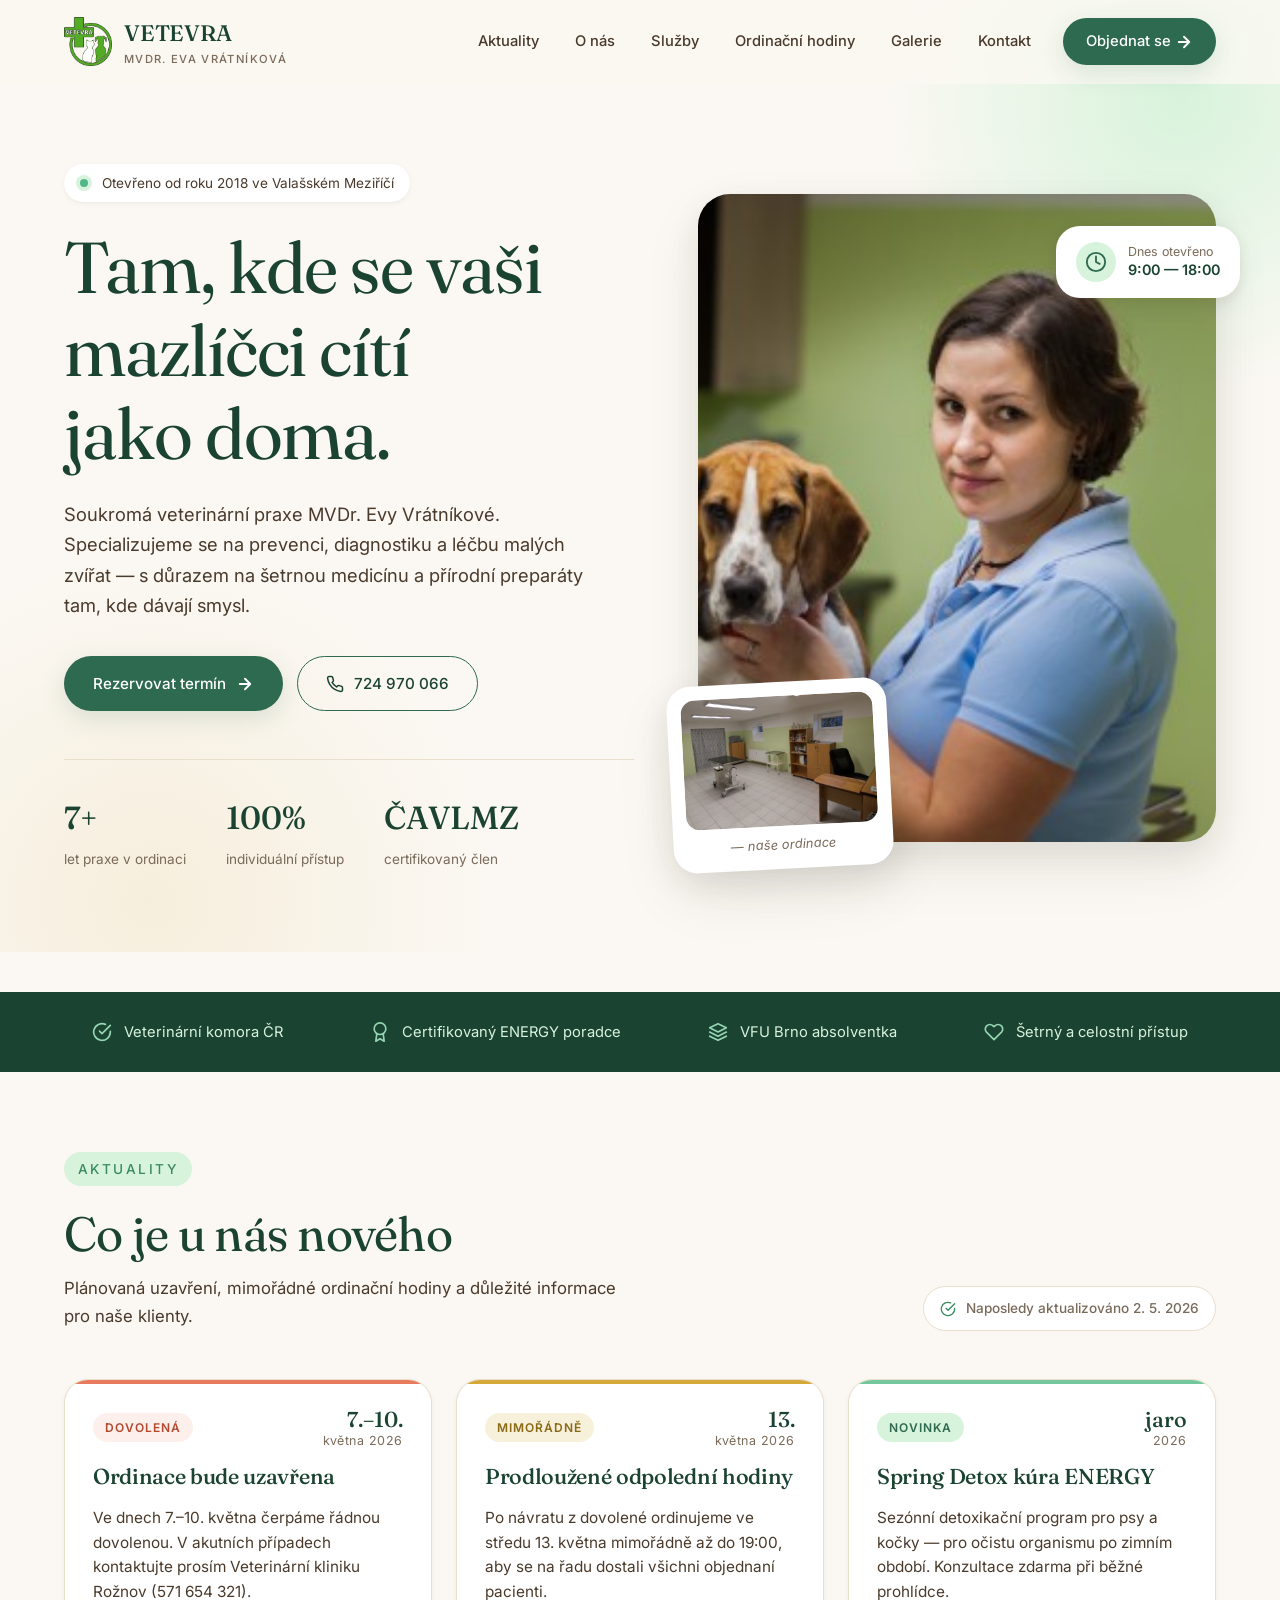
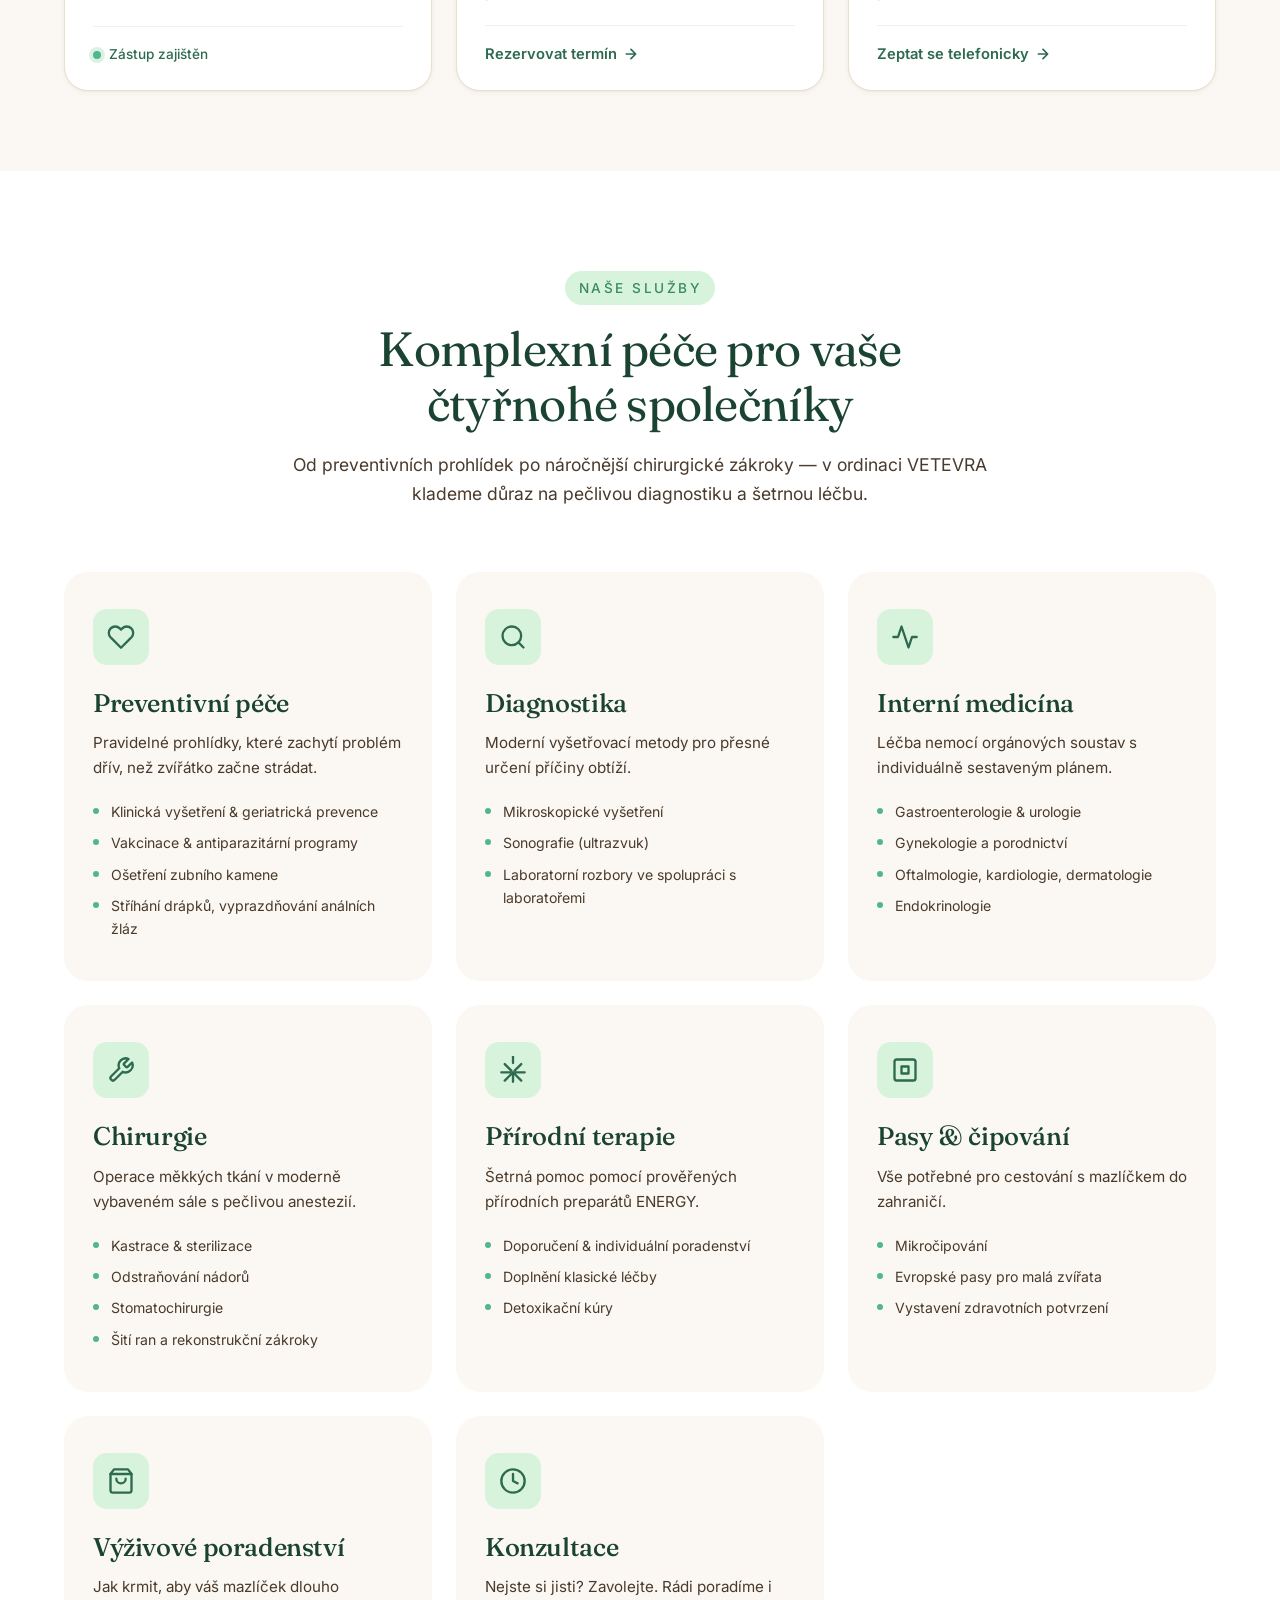
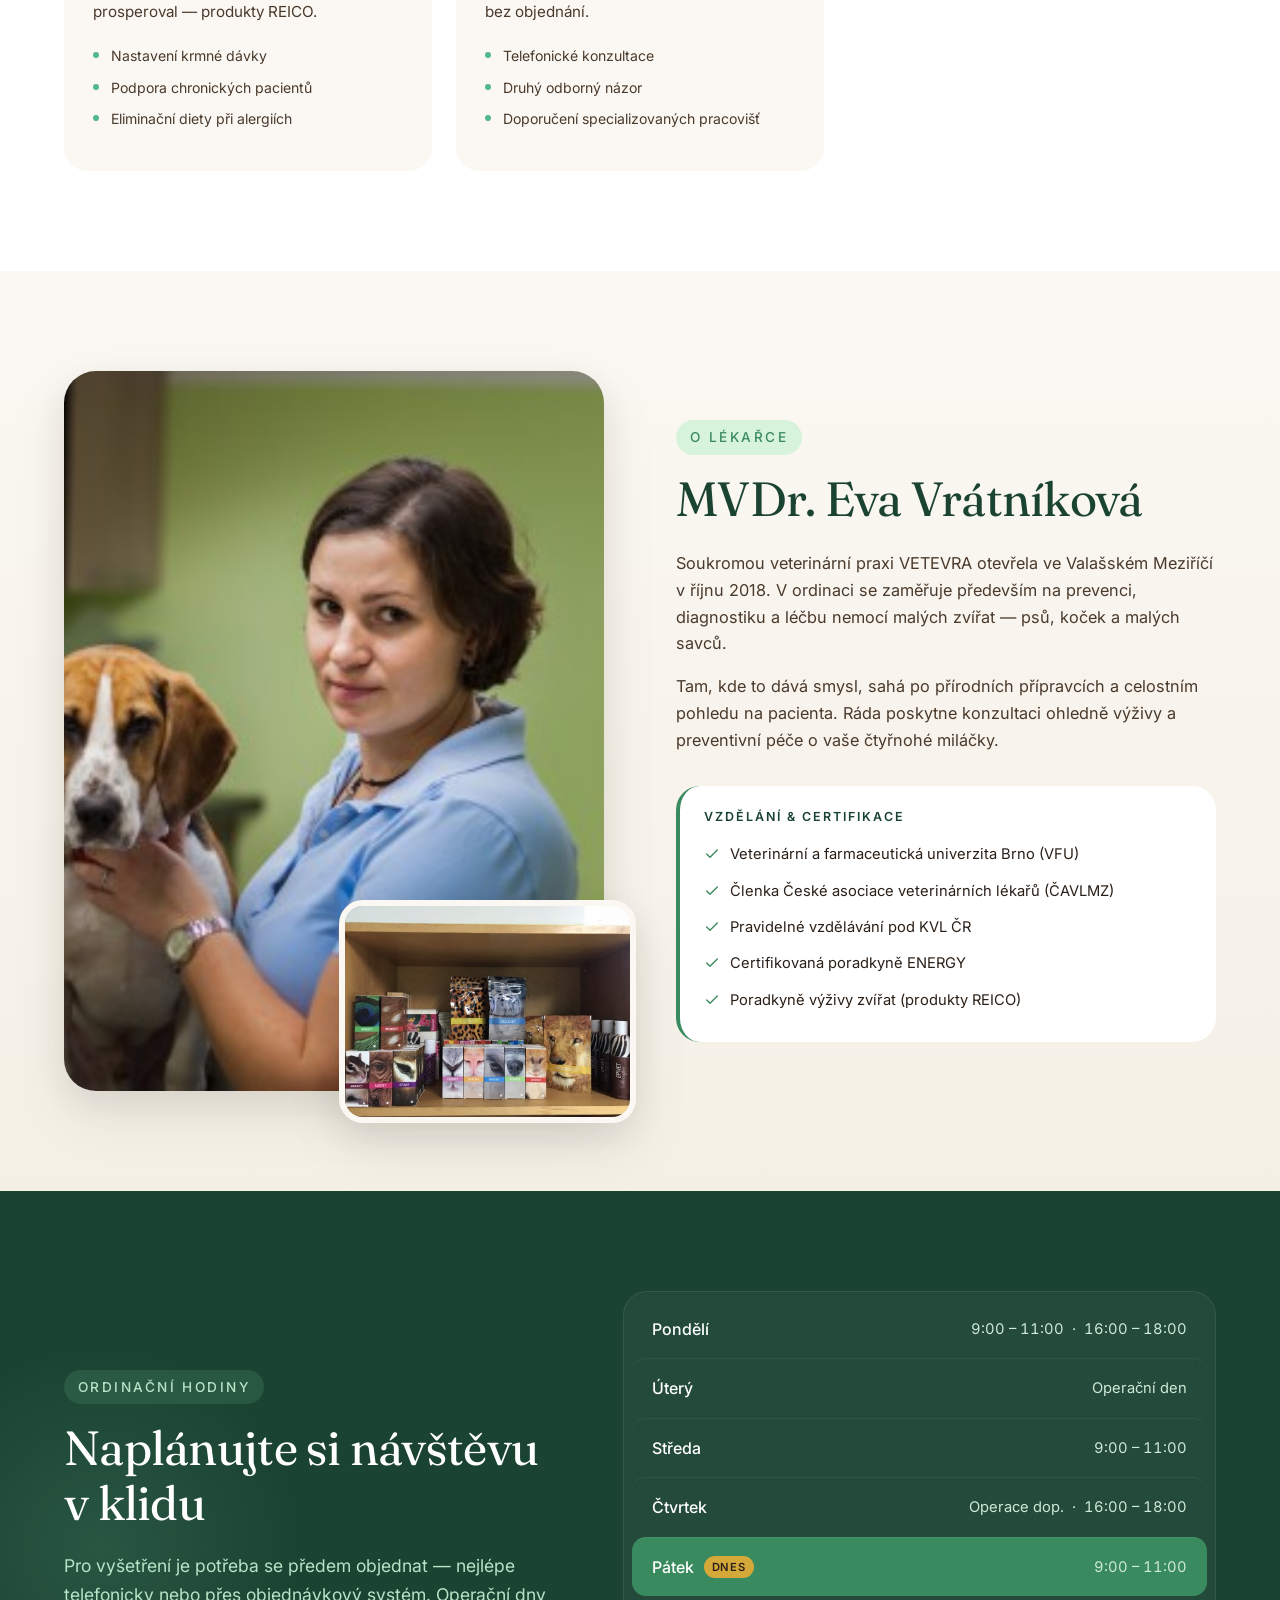
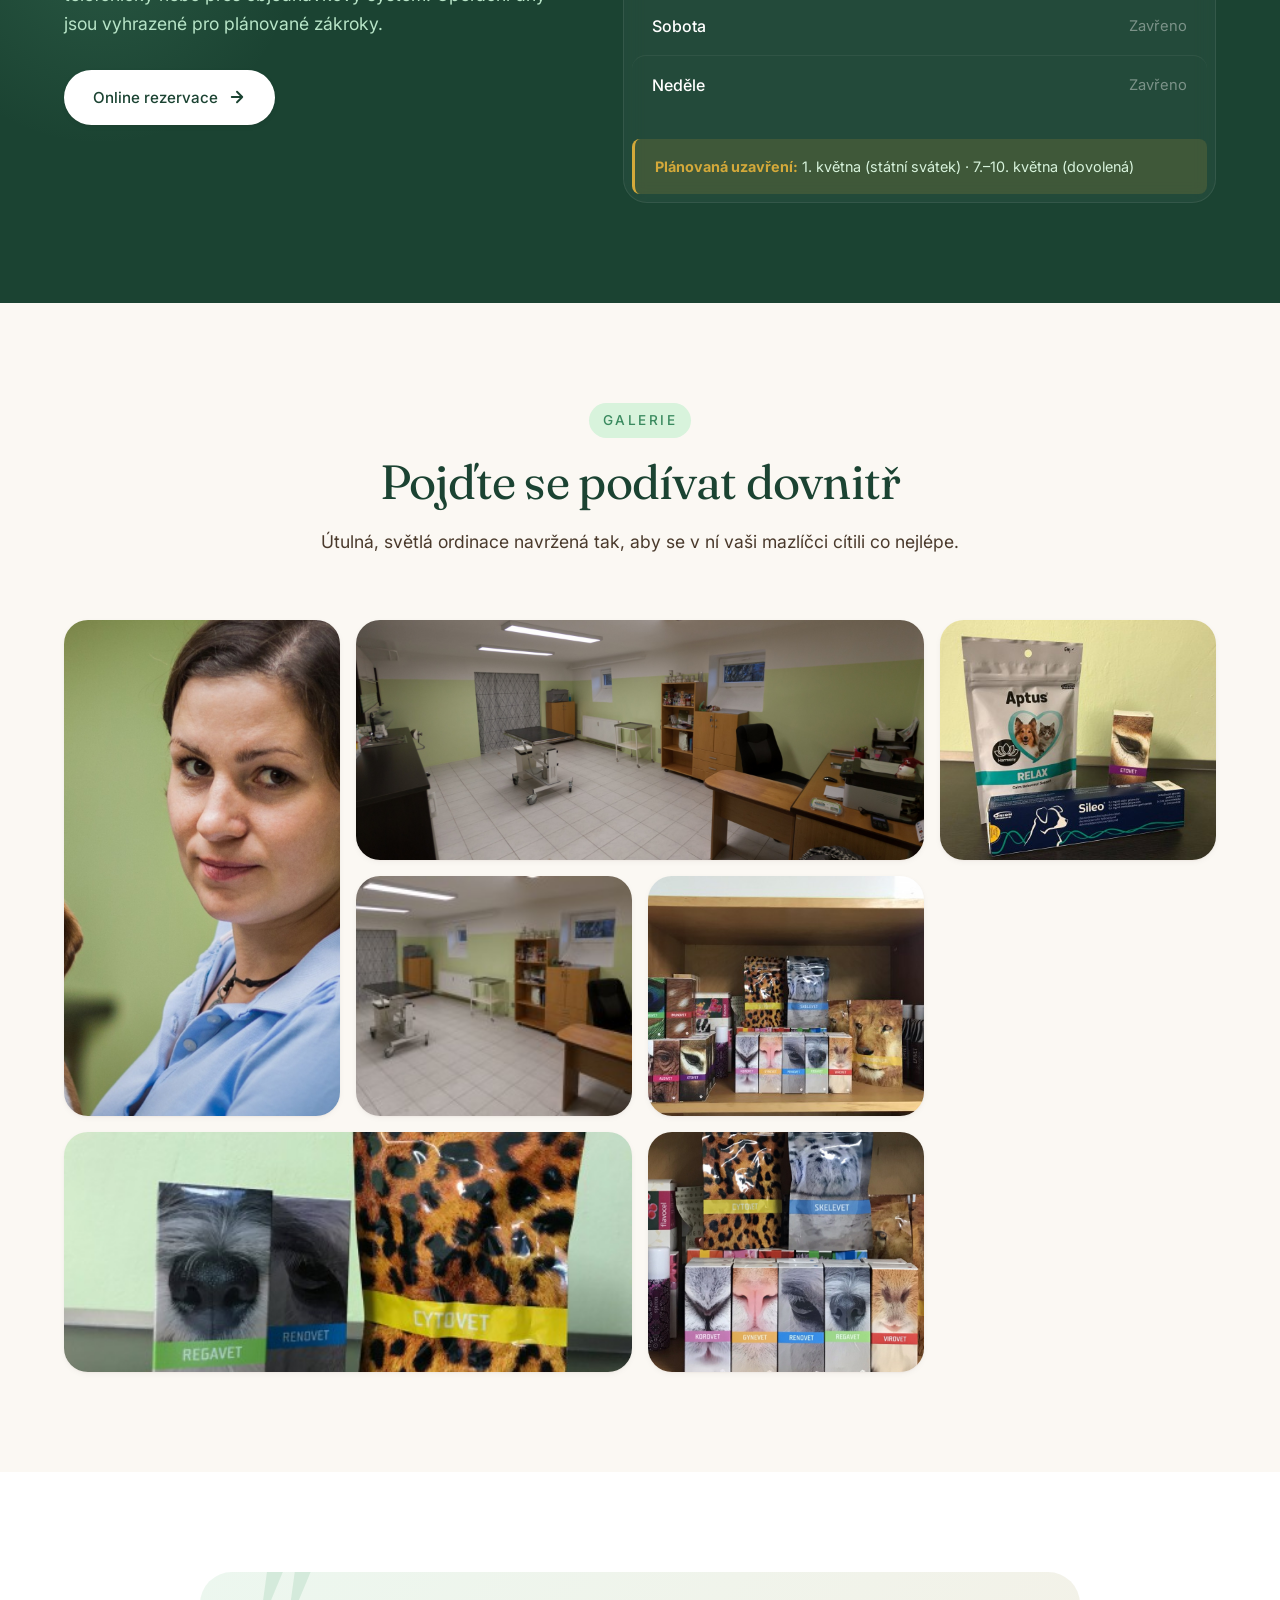
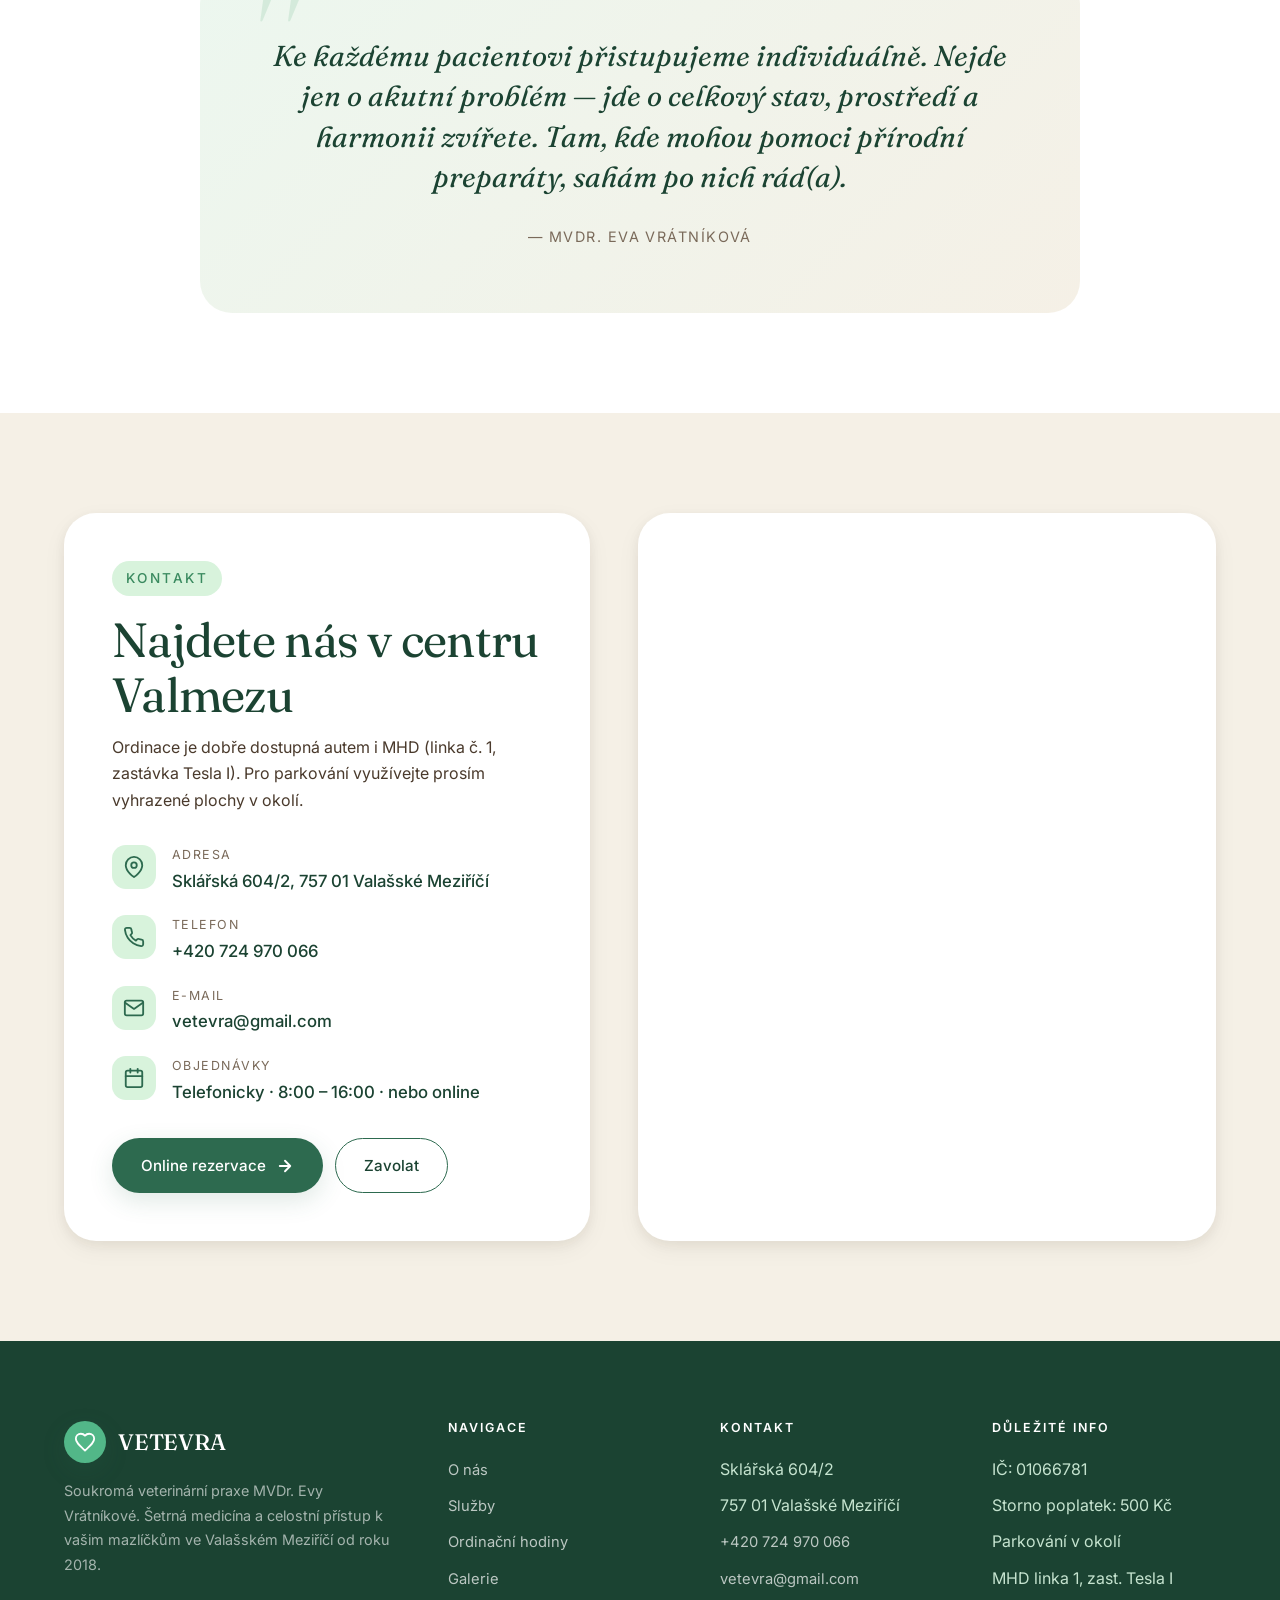
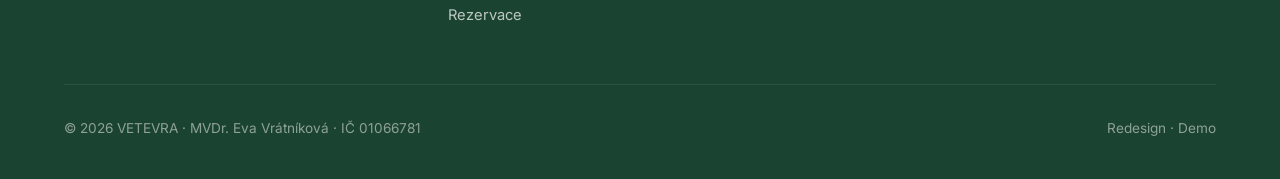
<file: index.html>
<!DOCTYPE html>
<html lang="cs">
<head>
  <meta charset="UTF-8" />
  <meta name="viewport" content="width=device-width, initial-scale=1.0" />
  <title>VETEVRA — Veterinární ordinace MVDr. Eva Vrátníková | Valašské Meziříčí</title>
  <meta name="description" content="Soukromá veterinární praxe s celostním přístupem ve Valašském Meziříčí. Prevence, diagnostika a léčba malých zvířat. Přírodní preparáty a poradenství." />
  <link rel="preconnect" href="https://fonts.googleapis.com" />
  <link rel="preconnect" href="https://fonts.gstatic.com" crossorigin />
  <link href="https://fonts.googleapis.com/css2?family=Fraunces:ital,opsz,wght@0,9..144,300..600;1,9..144,300..500&family=Inter:wght@400;500;600&display=swap" rel="stylesheet" />
  <link rel="stylesheet" href="styles.css" />
  <link rel="icon" type="image/png" href="assets/images/logo.png" />
</head>
<body>

<!-- ================= HEADER ================= -->
<header class="site-header" id="header">
  <nav class="nav container">
    <a href="#" class="brand">
      <span class="brand-mark brand-mark--logo" aria-hidden="true">
        <img src="assets/images/logo.png" alt="" />
      </span>
      <span>
        VETEVRA
        <span class="brand-sub">MVDr. Eva Vrátníková</span>
      </span>
    </a>

    <ul class="nav-links" id="navLinks">
      <li><a href="#news">Aktuality</a></li>
      <li><a href="#about">O nás</a></li>
      <li><a href="#services">Služby</a></li>
      <li><a href="#hours">Ordinační hodiny</a></li>
      <li><a href="#gallery">Galerie</a></li>
      <li><a href="#contact">Kontakt</a></li>
      <li><a href="reservation.html" class="btn btn-primary">
        Objednat se
        <svg viewBox="0 0 24 24" fill="none" stroke="currentColor" stroke-width="2.5" stroke-linecap="round" stroke-linejoin="round"><path d="M5 12h14M12 5l7 7-7 7"/></svg>
      </a></li>
    </ul>

    <button class="nav-toggle" id="navToggle" aria-label="Menu"><span></span></button>
  </nav>
</header>

<!-- ================= HERO ================= -->
<section class="hero">
  <div class="container hero-grid">
    <div class="hero-content reveal">
      <div class="hero-badge">
        <span class="hero-badge-dot"></span>
        Otevřeno od roku 2018 ve Valašském Meziříčí
      </div>
      <h1>Tam, kde se vaši<br/>mazlíčci cítí<br/>jako doma.</h1>
      <p class="hero-lead">
        Soukromá veterinární praxe MVDr. Evy Vrátníkové. Specializujeme se na prevenci, diagnostiku a léčbu malých zvířat — s důrazem na šetrnou medicínu a přírodní preparáty tam, kde dávají smysl.
      </p>
      <div class="hero-cta">
        <a href="reservation.html" class="btn btn-primary">
          Rezervovat termín
          <svg viewBox="0 0 24 24" fill="none" stroke="currentColor" stroke-width="2.5" stroke-linecap="round" stroke-linejoin="round"><path d="M5 12h14M12 5l7 7-7 7"/></svg>
        </a>
        <a href="tel:+420724970066" class="btn btn-secondary">
          <svg viewBox="0 0 24 24" fill="none" stroke="currentColor" stroke-width="2" stroke-linecap="round" stroke-linejoin="round"><path d="M22 16.92v3a2 2 0 01-2.18 2 19.79 19.79 0 01-8.63-3.07 19.5 19.5 0 01-6-6 19.79 19.79 0 01-3.07-8.67A2 2 0 014.11 2h3a2 2 0 012 1.72 12.84 12.84 0 00.7 2.81 2 2 0 01-.45 2.11L8.09 9.91a16 16 0 006 6l1.27-1.27a2 2 0 012.11-.45 12.84 12.84 0 002.81.7A2 2 0 0122 16.92z"/></svg>
          724 970 066
        </a>
      </div>

      <div class="hero-stats">
        <div class="hero-stat">
          <span class="num">7+</span>
          <span class="lab">let praxe v ordinaci</span>
        </div>
        <div class="hero-stat">
          <span class="num">100%</span>
          <span class="lab">individuální přístup</span>
        </div>
        <div class="hero-stat">
          <span class="num">ČAVLMZ</span>
          <span class="lab">certifikovaný člen</span>
        </div>
      </div>
    </div>

    <div class="hero-visual reveal">
      <div class="photo-main">
        <img src="assets/images/eva.jpg" alt="MVDr. Eva Vrátníková" />
      </div>
      <div class="floating-info">
        <div class="floating-info-icon">
          <svg viewBox="0 0 24 24" fill="none" stroke="currentColor" stroke-width="2" stroke-linecap="round" stroke-linejoin="round"><circle cx="12" cy="12" r="10"/><polyline points="12 6 12 12 16 14"/></svg>
        </div>
        <div class="floating-info-text">
          Dnes otevřeno
          <strong>9:00 — 18:00</strong>
        </div>
      </div>
      <div class="photo-card">
        <img src="assets/images/clinic.jpg" alt="Ordinace" />
        <span>— naše ordinace</span>
      </div>
    </div>
  </div>
</section>

<!-- ================= TRUST BAR ================= -->
<div class="trust-bar">
  <div class="container trust-bar-inner">
    <div class="trust-item">
      <svg viewBox="0 0 24 24" fill="none" stroke="currentColor" stroke-width="2" stroke-linecap="round" stroke-linejoin="round"><path d="M22 11.08V12a10 10 0 11-5.93-9.14"/><polyline points="22 4 12 14.01 9 11.01"/></svg>
      Veterinární komora ČR
    </div>
    <div class="trust-item">
      <svg viewBox="0 0 24 24" fill="none" stroke="currentColor" stroke-width="2" stroke-linecap="round" stroke-linejoin="round"><circle cx="12" cy="8" r="7"/><polyline points="8.21 13.89 7 23 12 20 17 23 15.79 13.88"/></svg>
      Certifikovaný ENERGY poradce
    </div>
    <div class="trust-item">
      <svg viewBox="0 0 24 24" fill="none" stroke="currentColor" stroke-width="2" stroke-linecap="round" stroke-linejoin="round"><path d="M12 2L2 7l10 5 10-5-10-5z"/><path d="M2 17l10 5 10-5"/><path d="M2 12l10 5 10-5"/></svg>
      VFU Brno absolventka
    </div>
    <div class="trust-item">
      <svg viewBox="0 0 24 24" fill="none" stroke="currentColor" stroke-width="2" stroke-linecap="round" stroke-linejoin="round"><path d="M20.84 4.61a5.5 5.5 0 00-7.78 0L12 5.67l-1.06-1.06a5.5 5.5 0 00-7.78 7.78l1.06 1.06L12 21.23l7.78-7.78 1.06-1.06a5.5 5.5 0 000-7.78z"/></svg>
      Šetrný a celostní přístup
    </div>
  </div>
</div>

<!-- ================= NEWS / AKTUALITY ================= -->
<section class="section news" id="news">
  <div class="container">
    <div class="news-header reveal">
      <div>
        <span class="section-eyebrow">Aktuality</span>
        <h2>Co je u&nbsp;nás nového</h2>
        <p>Plánovaná uzavření, mimořádné ordinační hodiny a důležité informace pro naše klienty.</p>
      </div>
      <div class="news-meta" aria-hidden="true">
        <svg viewBox="0 0 24 24" fill="none" stroke="currentColor" stroke-width="2" stroke-linecap="round" stroke-linejoin="round"><path d="M22 11.08V12a10 10 0 11-5.93-9.14"/><polyline points="22 4 12 14.01 9 11.01"/></svg>
        Naposledy aktualizováno 2.&nbsp;5.&nbsp;2026
      </div>
    </div>

    <div class="news-grid">
      <article class="news-card news-card--alert reveal">
        <div class="news-card-top">
          <span class="news-tag news-tag--alert">Dovolená</span>
          <time class="news-date">
            <span class="news-date-day">7.–10.</span>
            <span class="news-date-month">května 2026</span>
          </time>
        </div>
        <h3>Ordinace bude uzavřena</h3>
        <p>Ve dnech 7.–10. května čerpáme řádnou dovolenou. V akutních případech kontaktujte prosím Veterinární kliniku Rožnov (571 654 321).</p>
        <div class="news-card-foot">
          <span class="news-pill">Zástup zajištěn</span>
        </div>
      </article>

      <article class="news-card news-card--info reveal">
        <div class="news-card-top">
          <span class="news-tag news-tag--info">Mimořádně</span>
          <time class="news-date">
            <span class="news-date-day">13.</span>
            <span class="news-date-month">května 2026</span>
          </time>
        </div>
        <h3>Prodloužené odpolední hodiny</h3>
        <p>Po návratu z dovolené ordinujeme ve středu 13. května mimořádně až do 19:00, aby se na řadu dostali všichni objednaní pacienti.</p>
        <div class="news-card-foot">
          <a href="reservation.html" class="news-link">
            Rezervovat termín
            <svg viewBox="0 0 24 24" fill="none" stroke="currentColor" stroke-width="2.5" stroke-linecap="round" stroke-linejoin="round"><path d="M5 12h14M12 5l7 7-7 7"/></svg>
          </a>
        </div>
      </article>

      <article class="news-card reveal">
        <div class="news-card-top">
          <span class="news-tag">Novinka</span>
          <time class="news-date">
            <span class="news-date-day">jaro</span>
            <span class="news-date-month">2026</span>
          </time>
        </div>
        <h3>Spring Detox kúra ENERGY</h3>
        <p>Sezónní detoxikační program pro psy a kočky — pro očistu organismu po zimním období. Konzultace zdarma při běžné prohlídce.</p>
        <div class="news-card-foot">
          <a href="tel:+420724970066" class="news-link">
            Zeptat se telefonicky
            <svg viewBox="0 0 24 24" fill="none" stroke="currentColor" stroke-width="2.5" stroke-linecap="round" stroke-linejoin="round"><path d="M5 12h14M12 5l7 7-7 7"/></svg>
          </a>
        </div>
      </article>
    </div>
  </div>
</section>

<!-- ================= SERVICES ================= -->
<section class="section services" id="services">
  <div class="container">
    <div class="section-header reveal">
      <span class="section-eyebrow">Naše služby</span>
      <h2>Komplexní péče pro vaše čtyřnohé společníky</h2>
      <p>Od preventivních prohlídek po náročnější chirurgické zákroky — v ordinaci VETEVRA klademe důraz na pečlivou diagnostiku a šetrnou léčbu.</p>
    </div>

    <div class="services-grid">
      <article class="service-card reveal">
        <div class="service-icon">
          <svg viewBox="0 0 24 24" fill="none" stroke="currentColor" stroke-width="2" stroke-linecap="round" stroke-linejoin="round"><path d="M20.84 4.61a5.5 5.5 0 00-7.78 0L12 5.67l-1.06-1.06a5.5 5.5 0 00-7.78 7.78l1.06 1.06L12 21.23l7.78-7.78 1.06-1.06a5.5 5.5 0 000-7.78z"/></svg>
        </div>
        <h3>Preventivní péče</h3>
        <p>Pravidelné prohlídky, které zachytí problém dřív, než zvířátko začne strádat.</p>
        <ul class="service-list">
          <li>Klinická vyšetření & geriatrická prevence</li>
          <li>Vakcinace & antiparazitární programy</li>
          <li>Ošetření zubního kamene</li>
          <li>Stříhání drápků, vyprazdňování análních žláz</li>
        </ul>
      </article>

      <article class="service-card reveal">
        <div class="service-icon">
          <svg viewBox="0 0 24 24" fill="none" stroke="currentColor" stroke-width="2" stroke-linecap="round" stroke-linejoin="round"><circle cx="11" cy="11" r="8"/><line x1="21" y1="21" x2="16.65" y2="16.65"/></svg>
        </div>
        <h3>Diagnostika</h3>
        <p>Moderní vyšetřovací metody pro přesné určení příčiny obtíží.</p>
        <ul class="service-list">
          <li>Mikroskopické vyšetření</li>
          <li>Sonografie (ultrazvuk)</li>
          <li>Laboratorní rozbory ve spolupráci s laboratořemi</li>
        </ul>
      </article>

      <article class="service-card reveal">
        <div class="service-icon">
          <svg viewBox="0 0 24 24" fill="none" stroke="currentColor" stroke-width="2" stroke-linecap="round" stroke-linejoin="round"><path d="M22 12h-4l-3 9L9 3l-3 9H2"/></svg>
        </div>
        <h3>Interní medicína</h3>
        <p>Léčba nemocí orgánových soustav s individuálně sestaveným plánem.</p>
        <ul class="service-list">
          <li>Gastroenterologie & urologie</li>
          <li>Gynekologie a porodnictví</li>
          <li>Oftalmologie, kardiologie, dermatologie</li>
          <li>Endokrinologie</li>
        </ul>
      </article>

      <article class="service-card reveal">
        <div class="service-icon">
          <svg viewBox="0 0 24 24" fill="none" stroke="currentColor" stroke-width="2" stroke-linecap="round" stroke-linejoin="round"><path d="M14.7 6.3a1 1 0 000 1.4l1.6 1.6a1 1 0 001.4 0l3.77-3.77a6 6 0 01-7.94 7.94l-6.91 6.91a2.12 2.12 0 01-3-3l6.91-6.91a6 6 0 017.94-7.94l-3.76 3.76z"/></svg>
        </div>
        <h3>Chirurgie</h3>
        <p>Operace měkkých tkání v moderně vybaveném sále s pečlivou anestezií.</p>
        <ul class="service-list">
          <li>Kastrace & sterilizace</li>
          <li>Odstraňování nádorů</li>
          <li>Stomatochirurgie</li>
          <li>Šití ran a rekonstrukční zákroky</li>
        </ul>
      </article>

      <article class="service-card reveal">
        <div class="service-icon">
          <svg viewBox="0 0 24 24" fill="none" stroke="currentColor" stroke-width="2" stroke-linecap="round" stroke-linejoin="round"><path d="M12 2v8M4.93 10.93l5.66 5.66M2 18h8M4.93 25.07l5.66-5.66M12 26v-8M19.07 25.07l-5.66-5.66M22 18h-8M19.07 10.93l-5.66 5.66" transform="translate(0 -4)"/></svg>
        </div>
        <h3>Přírodní terapie</h3>
        <p>Šetrná pomoc pomocí prověřených přírodních preparátů ENERGY.</p>
        <ul class="service-list">
          <li>Doporučení & individuální poradenství</li>
          <li>Doplnění klasické léčby</li>
          <li>Detoxikační kúry</li>
        </ul>
      </article>

      <article class="service-card reveal">
        <div class="service-icon">
          <svg viewBox="0 0 24 24" fill="none" stroke="currentColor" stroke-width="2" stroke-linecap="round" stroke-linejoin="round"><rect x="3" y="3" width="18" height="18" rx="2"/><path d="M9 9h6v6H9z"/></svg>
        </div>
        <h3>Pasy & čipování</h3>
        <p>Vše potřebné pro cestování s mazlíčkem do zahraničí.</p>
        <ul class="service-list">
          <li>Mikročipování</li>
          <li>Evropské pasy pro malá zvířata</li>
          <li>Vystavení zdravotních potvrzení</li>
        </ul>
      </article>

      <article class="service-card reveal">
        <div class="service-icon">
          <svg viewBox="0 0 24 24" fill="none" stroke="currentColor" stroke-width="2" stroke-linecap="round" stroke-linejoin="round"><path d="M6 2L3 6v14a2 2 0 002 2h14a2 2 0 002-2V6l-3-4z"/><line x1="3" y1="6" x2="21" y2="6"/><path d="M16 10a4 4 0 01-8 0"/></svg>
        </div>
        <h3>Výživové poradenství</h3>
        <p>Jak krmit, aby váš mazlíček dlouho prosperoval — produkty REICO.</p>
        <ul class="service-list">
          <li>Nastavení krmné dávky</li>
          <li>Podpora chronických pacientů</li>
          <li>Eliminační diety při alergiích</li>
        </ul>
      </article>

      <article class="service-card reveal">
        <div class="service-icon">
          <svg viewBox="0 0 24 24" fill="none" stroke="currentColor" stroke-width="2" stroke-linecap="round" stroke-linejoin="round"><circle cx="12" cy="12" r="10"/><path d="M12 6v6l4 2"/></svg>
        </div>
        <h3>Konzultace</h3>
        <p>Nejste si jisti? Zavolejte. Rádi poradíme i bez objednání.</p>
        <ul class="service-list">
          <li>Telefonické konzultace</li>
          <li>Druhý odborný názor</li>
          <li>Doporučení specializovaných pracovišť</li>
        </ul>
      </article>
    </div>
  </div>
</section>

<!-- ================= ABOUT ================= -->
<section class="section about" id="about">
  <div class="container about-grid">
    <div class="about-visual reveal">
      <div class="photo-1">
        <img src="assets/images/eva.jpg" alt="MVDr. Eva Vrátníková" />
      </div>
      <div class="photo-2">
        <img src="assets/images/energy.jpg" alt="ENERGY produkty" />
      </div>
    </div>

    <div class="about-content reveal">
      <span class="section-eyebrow">O lékařce</span>
      <h2>MVDr. Eva Vrátníková</h2>
      <p>
        Soukromou veterinární praxi VETEVRA otevřela ve Valašském Meziříčí v říjnu 2018. V ordinaci se zaměřuje především na prevenci, diagnostiku a léčbu nemocí malých zvířat — psů, koček a malých savců.
      </p>
      <p>
        Tam, kde to dává smysl, sahá po přírodních přípravcích a celostním pohledu na pacienta. Ráda poskytne konzultaci ohledně výživy a preventivní péče o vaše čtyřnohé miláčky.
      </p>

      <div class="credentials">
        <h4>Vzdělání & Certifikace</h4>
        <ul>
          <li>
            <svg viewBox="0 0 24 24" fill="none" stroke="currentColor" stroke-width="2" stroke-linecap="round" stroke-linejoin="round"><polyline points="20 6 9 17 4 12"/></svg>
            Veterinární a farmaceutická univerzita Brno (VFU)
          </li>
          <li>
            <svg viewBox="0 0 24 24" fill="none" stroke="currentColor" stroke-width="2" stroke-linecap="round" stroke-linejoin="round"><polyline points="20 6 9 17 4 12"/></svg>
            Členka České asociace veterinárních lékařů (ČAVLMZ)
          </li>
          <li>
            <svg viewBox="0 0 24 24" fill="none" stroke="currentColor" stroke-width="2" stroke-linecap="round" stroke-linejoin="round"><polyline points="20 6 9 17 4 12"/></svg>
            Pravidelné vzdělávání pod KVL ČR
          </li>
          <li>
            <svg viewBox="0 0 24 24" fill="none" stroke="currentColor" stroke-width="2" stroke-linecap="round" stroke-linejoin="round"><polyline points="20 6 9 17 4 12"/></svg>
            Certifikovaná poradkyně ENERGY
          </li>
          <li>
            <svg viewBox="0 0 24 24" fill="none" stroke="currentColor" stroke-width="2" stroke-linecap="round" stroke-linejoin="round"><polyline points="20 6 9 17 4 12"/></svg>
            Poradkyně výživy zvířat (produkty REICO)
          </li>
        </ul>
      </div>
    </div>
  </div>
</section>

<!-- ================= HOURS ================= -->
<section class="section hours" id="hours">
  <div class="container hours-inner">
    <div class="reveal">
      <span class="section-eyebrow" style="background:rgba(116,198,157,0.15); color:var(--green-300);">Ordinační hodiny</span>
      <h2>Naplánujte si návštěvu v&nbsp;klidu</h2>
      <div class="hours-lead">
        <p>Pro vyšetření je potřeba se předem objednat — nejlépe telefonicky nebo přes objednávkový systém. Operační dny jsou vyhrazené pro plánované zákroky.</p>
      </div>
      <a href="reservation.html" class="btn btn-ghost">
        Online rezervace
        <svg viewBox="0 0 24 24" fill="none" stroke="currentColor" stroke-width="2.5" stroke-linecap="round" stroke-linejoin="round"><path d="M5 12h14M12 5l7 7-7 7"/></svg>
      </a>
    </div>

    <div class="hours-table reveal" id="hoursTable">
      <div class="hours-row" data-day="1">
        <span class="hours-day">Pondělí</span>
        <span class="hours-time">9:00 – 11:00 &nbsp;·&nbsp; 16:00 – 18:00</span>
      </div>
      <div class="hours-row" data-day="2">
        <span class="hours-day">Úterý</span>
        <span class="hours-time">Operační den</span>
      </div>
      <div class="hours-row" data-day="3">
        <span class="hours-day">Středa</span>
        <span class="hours-time">9:00 – 11:00</span>
      </div>
      <div class="hours-row" data-day="4">
        <span class="hours-day">Čtvrtek</span>
        <span class="hours-time">Operace dop. &nbsp;·&nbsp; 16:00 – 18:00</span>
      </div>
      <div class="hours-row" data-day="5">
        <span class="hours-day">Pátek</span>
        <span class="hours-time">9:00 – 11:00</span>
      </div>
      <div class="hours-row" data-day="6">
        <span class="hours-day">Sobota</span>
        <span class="hours-time closed">Zavřeno</span>
      </div>
      <div class="hours-row" data-day="0">
        <span class="hours-day">Neděle</span>
        <span class="hours-time closed">Zavřeno</span>
      </div>

      <div class="hours-note">
        <strong>Plánovaná uzavření:</strong> 1. května (státní svátek) · 7.–10. května (dovolená)
      </div>
    </div>
  </div>
</section>

<!-- ================= GALLERY ================= -->
<section class="section gallery" id="gallery">
  <div class="container">
    <div class="section-header reveal">
      <span class="section-eyebrow">Galerie</span>
      <h2>Pojďte se podívat dovnitř</h2>
      <p>Útulná, světlá ordinace navržená tak, aby se v ní vaši mazlíčci cítili co nejlépe.</p>
    </div>

    <div class="gallery-grid">
      <div class="gallery-item tall reveal"><img src="assets/images/hero1.jpg" alt="Ordinace VETEVRA" /></div>
      <div class="gallery-item wide reveal"><img src="assets/images/hero2.jpg" alt="Vyšetřovna" /></div>
      <div class="gallery-item reveal"><img src="assets/images/gallery1.jpg" alt="Detail vyšetření" /></div>
      <div class="gallery-item reveal"><img src="assets/images/clinic.jpg" alt="Prostor ordinace" /></div>
      <div class="gallery-item reveal"><img src="assets/images/energy.jpg" alt="ENERGY produkty" /></div>
      <div class="gallery-item wide reveal"><img src="assets/images/gallery2.jpg" alt="Spring Detox" /></div>
      <div class="gallery-item reveal"><img src="assets/images/hero3.jpg" alt="Ordinace" /></div>
    </div>
  </div>
</section>

<!-- ================= PHILOSOPHY ================= -->
<section class="section philosophy">
  <div class="container">
    <div class="philosophy-card reveal">
      <blockquote>
        Ke každému pacientovi přistupujeme individuálně. Nejde jen o akutní problém — jde o celkový stav, prostředí a harmonii zvířete. Tam, kde mohou pomoci přírodní preparáty, sahám po nich rád(a).
      </blockquote>
      <cite>— MVDr. Eva Vrátníková</cite>
    </div>
  </div>
</section>

<!-- ================= CONTACT ================= -->
<section class="section contact" id="contact">
  <div class="container contact-grid">
    <div class="contact-info reveal">
      <span class="section-eyebrow">Kontakt</span>
      <h2>Najdete nás v&nbsp;centru Valmezu</h2>
      <p>Ordinace je dobře dostupná autem i MHD (linka č. 1, zastávka Tesla I). Pro parkování využívejte prosím vyhrazené plochy v okolí.</p>

      <ul class="contact-list">
        <li>
          <span class="contact-icon">
            <svg viewBox="0 0 24 24" fill="none" stroke="currentColor" stroke-width="2" stroke-linecap="round" stroke-linejoin="round"><path d="M21 10c0 7-9 13-9 13s-9-6-9-13a9 9 0 0118 0z"/><circle cx="12" cy="10" r="3"/></svg>
          </span>
          <div>
            <span class="label">Adresa</span>
            <span class="value">Sklářská 604/2, 757 01 Valašské Meziříčí</span>
          </div>
        </li>
        <li>
          <span class="contact-icon">
            <svg viewBox="0 0 24 24" fill="none" stroke="currentColor" stroke-width="2" stroke-linecap="round" stroke-linejoin="round"><path d="M22 16.92v3a2 2 0 01-2.18 2 19.79 19.79 0 01-8.63-3.07 19.5 19.5 0 01-6-6 19.79 19.79 0 01-3.07-8.67A2 2 0 014.11 2h3a2 2 0 012 1.72 12.84 12.84 0 00.7 2.81 2 2 0 01-.45 2.11L8.09 9.91a16 16 0 006 6l1.27-1.27a2 2 0 012.11-.45 12.84 12.84 0 002.81.7A2 2 0 0122 16.92z"/></svg>
          </span>
          <div>
            <span class="label">Telefon</span>
            <a href="tel:+420724970066" class="value">+420 724 970 066</a>
          </div>
        </li>
        <li>
          <span class="contact-icon">
            <svg viewBox="0 0 24 24" fill="none" stroke="currentColor" stroke-width="2" stroke-linecap="round" stroke-linejoin="round"><path d="M4 4h16c1.1 0 2 .9 2 2v12c0 1.1-.9 2-2 2H4c-1.1 0-2-.9-2-2V6c0-1.1.9-2 2-2z"/><polyline points="22,6 12,13 2,6"/></svg>
          </span>
          <div>
            <span class="label">E-mail</span>
            <a href="mailto:vetevra@gmail.com" class="value">vetevra@gmail.com</a>
          </div>
        </li>
        <li>
          <span class="contact-icon">
            <svg viewBox="0 0 24 24" fill="none" stroke="currentColor" stroke-width="2" stroke-linecap="round" stroke-linejoin="round"><rect x="3" y="4" width="18" height="18" rx="2" ry="2"/><line x1="16" y1="2" x2="16" y2="6"/><line x1="8" y1="2" x2="8" y2="6"/><line x1="3" y1="10" x2="21" y2="10"/></svg>
          </span>
          <div>
            <span class="label">Objednávky</span>
            <span class="value">Telefonicky · 8:00 – 16:00 · nebo online</span>
          </div>
        </li>
      </ul>

      <div class="contact-cta">
        <a href="reservation.html" class="btn btn-primary">
          Online rezervace
          <svg viewBox="0 0 24 24" fill="none" stroke="currentColor" stroke-width="2.5" stroke-linecap="round" stroke-linejoin="round"><path d="M5 12h14M12 5l7 7-7 7"/></svg>
        </a>
        <a href="tel:+420724970066" class="btn btn-secondary">Zavolat</a>
      </div>
    </div>

    <div class="contact-map reveal">
      <iframe class="map-frame"
        src="https://www.openstreetmap.org/export/embed.html?bbox=17.97970%2C49.47540%2C17.99470%2C49.48140&layer=mapnik&marker=49.476805%2C17.978360"
        loading="lazy"
        title="Mapa — Sklářská 604/2, Valašské Meziříčí"></iframe>
    </div>
  </div>
</section>

<!-- ================= FOOTER ================= -->
<footer class="site-footer">
  <div class="container">
    <div class="footer-grid">
      <div class="footer-brand">
        <div class="brand">
          <span class="brand-mark" aria-hidden="true">
            <svg viewBox="0 0 24 24" fill="none" stroke="currentColor" stroke-width="2" stroke-linecap="round" stroke-linejoin="round"><path d="M12 21.35l-1.45-1.32C5.4 15.36 2 12.28 2 8.5 2 5.42 4.42 3 7.5 3c1.74 0 3.41.81 4.5 2.09C13.09 3.81 14.76 3 16.5 3 19.58 3 22 5.42 22 8.5c0 3.78-3.4 6.86-8.55 11.54L12 21.35z"/></svg>
          </span>
          <span style="color:#fff;">VETEVRA</span>
        </div>
        <p>Soukromá veterinární praxe MVDr. Evy Vrátníkové. Šetrná medicína a celostní přístup k vašim mazlíčkům ve Valašském Meziříčí od roku 2018.</p>
      </div>

      <div class="footer-col">
        <h4>Navigace</h4>
        <ul>
          <li><a href="#about">O nás</a></li>
          <li><a href="#services">Služby</a></li>
          <li><a href="#hours">Ordinační hodiny</a></li>
          <li><a href="#gallery">Galerie</a></li>
          <li><a href="reservation.html">Rezervace</a></li>
        </ul>
      </div>

      <div class="footer-col">
        <h4>Kontakt</h4>
        <ul>
          <li>Sklářská 604/2</li>
          <li>757 01 Valašské Meziříčí</li>
          <li><a href="tel:+420724970066">+420 724 970 066</a></li>
          <li><a href="mailto:vetevra@gmail.com">vetevra@gmail.com</a></li>
        </ul>
      </div>

      <div class="footer-col">
        <h4>Důležité info</h4>
        <ul>
          <li>IČ: 01066781</li>
          <li>Storno poplatek: 500 Kč</li>
          <li>Parkování v okolí</li>
          <li>MHD linka 1, zast. Tesla I</li>
        </ul>
      </div>
    </div>

    <div class="footer-bottom">
      <span>© 2026 VETEVRA · MVDr. Eva Vrátníková · IČ 01066781</span>
      <span>Redesign · Demo</span>
    </div>
  </div>
</footer>

<script src="script.js"></script>
</body>
</html>
</file>
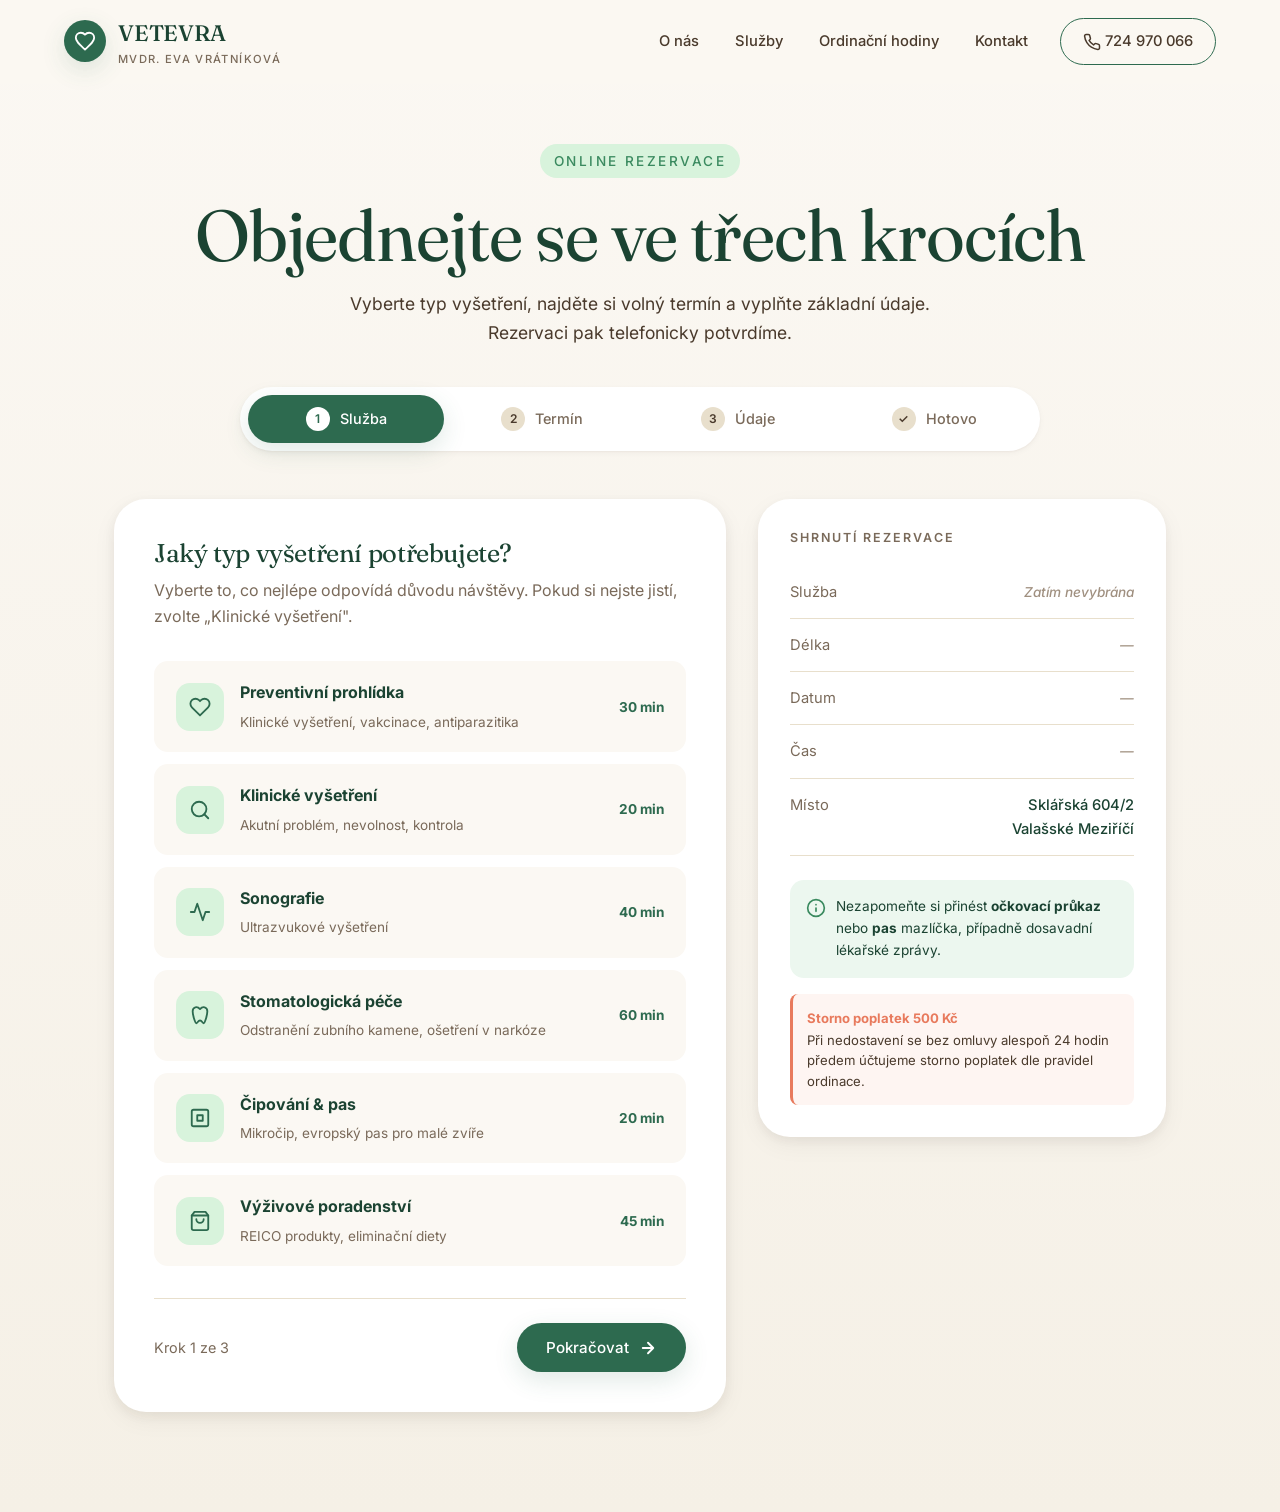
<file: reservation.html>
<!DOCTYPE html>
<html lang="cs">
<head>
  <meta charset="UTF-8" />
  <meta name="viewport" content="width=device-width, initial-scale=1.0" />
  <title>Rezervace — VETEVRA · MVDr. Eva Vrátníková</title>
  <link rel="preconnect" href="https://fonts.googleapis.com" />
  <link rel="preconnect" href="https://fonts.gstatic.com" crossorigin />
  <link href="https://fonts.googleapis.com/css2?family=Fraunces:ital,opsz,wght@0,9..144,300..600;1,9..144,300..500&family=Inter:wght@400;500;600&display=swap" rel="stylesheet" />
  <link rel="stylesheet" href="styles.css" />
  <link rel="icon" type="image/png" href="assets/images/logo.png" />
</head>
<body class="reservation-page">

<!-- ================= HEADER ================= -->
<header class="site-header" id="header">
  <nav class="nav container">
    <a href="index.html" class="brand">
      <span class="brand-mark" aria-hidden="true">
        <svg viewBox="0 0 24 24" fill="none" stroke="currentColor" stroke-width="2" stroke-linecap="round" stroke-linejoin="round"><path d="M12 21.35l-1.45-1.32C5.4 15.36 2 12.28 2 8.5 2 5.42 4.42 3 7.5 3c1.74 0 3.41.81 4.5 2.09C13.09 3.81 14.76 3 16.5 3 19.58 3 22 5.42 22 8.5c0 3.78-3.4 6.86-8.55 11.54L12 21.35z"/></svg>
      </span>
      <span>
        VETEVRA
        <span class="brand-sub">MVDr. Eva Vrátníková</span>
      </span>
    </a>

    <ul class="nav-links" id="navLinks">
      <li><a href="index.html#about">O nás</a></li>
      <li><a href="index.html#services">Služby</a></li>
      <li><a href="index.html#hours">Ordinační hodiny</a></li>
      <li><a href="index.html#contact">Kontakt</a></li>
      <li><a href="tel:+420724970066" class="btn btn-secondary">
        <svg viewBox="0 0 24 24" fill="none" stroke="currentColor" stroke-width="2" stroke-linecap="round" stroke-linejoin="round"><path d="M22 16.92v3a2 2 0 01-2.18 2 19.79 19.79 0 01-8.63-3.07 19.5 19.5 0 01-6-6 19.79 19.79 0 01-3.07-8.67A2 2 0 014.11 2h3a2 2 0 012 1.72 12.84 12.84 0 00.7 2.81 2 2 0 01-.45 2.11L8.09 9.91a16 16 0 006 6l1.27-1.27a2 2 0 012.11-.45 12.84 12.84 0 002.81.7A2 2 0 0122 16.92z"/></svg>
        724 970 066
      </a></li>
    </ul>

    <button class="nav-toggle" id="navToggle" aria-label="Menu"><span></span></button>
  </nav>
</header>

<div class="reservation-hero container">
  <span class="section-eyebrow">Online rezervace</span>
  <h1>Objednejte se ve&nbsp;třech krocích</h1>
  <p>Vyberte typ vyšetření, najděte si volný termín a vyplňte základní údaje. Rezervaci pak telefonicky potvrdíme.</p>
</div>

<div class="reservation-wrapper">

  <!-- Stepper -->
  <div class="stepper" id="stepper">
    <div class="step active" data-step="1">
      <span class="step-num">1</span>
      <span>Služba</span>
    </div>
    <div class="step" data-step="2">
      <span class="step-num">2</span>
      <span>Termín</span>
    </div>
    <div class="step" data-step="3">
      <span class="step-num">3</span>
      <span>Údaje</span>
    </div>
    <div class="step" data-step="4">
      <span class="step-num">✓</span>
      <span>Hotovo</span>
    </div>
  </div>

  <div class="booking-grid">

    <!-- ============ MAIN PANEL ============ -->
    <div>

      <!-- ===== Krok 1: Služba ===== -->
      <div class="booking-panel" data-panel="1">
        <h2>Jaký typ vyšetření potřebujete?</h2>
        <p class="desc">Vyberte to, co nejlépe odpovídá důvodu návštěvy. Pokud si nejste jistí, zvolte „Klinické vyšetření".</p>

        <div class="service-options" id="serviceOptions">
          <div class="option-card" data-service="prevention" data-duration="30 min" data-label="Preventivní prohlídka">
            <div class="option-icon">
              <svg viewBox="0 0 24 24" fill="none" stroke="currentColor" stroke-width="2" stroke-linecap="round" stroke-linejoin="round"><path d="M20.84 4.61a5.5 5.5 0 00-7.78 0L12 5.67l-1.06-1.06a5.5 5.5 0 00-7.78 7.78l1.06 1.06L12 21.23l7.78-7.78 1.06-1.06a5.5 5.5 0 000-7.78z"/></svg>
            </div>
            <div class="option-text">
              <strong>Preventivní prohlídka</strong>
              <span>Klinické vyšetření, vakcinace, antiparazitika</span>
            </div>
            <div class="option-meta"><strong>30 min</strong></div>
          </div>

          <div class="option-card" data-service="checkup" data-duration="20 min" data-label="Klinické vyšetření">
            <div class="option-icon">
              <svg viewBox="0 0 24 24" fill="none" stroke="currentColor" stroke-width="2" stroke-linecap="round" stroke-linejoin="round"><circle cx="11" cy="11" r="8"/><line x1="21" y1="21" x2="16.65" y2="16.65"/></svg>
            </div>
            <div class="option-text">
              <strong>Klinické vyšetření</strong>
              <span>Akutní problém, nevolnost, kontrola</span>
            </div>
            <div class="option-meta"><strong>20 min</strong></div>
          </div>

          <div class="option-card" data-service="ultrasound" data-duration="40 min" data-label="Sonografie">
            <div class="option-icon">
              <svg viewBox="0 0 24 24" fill="none" stroke="currentColor" stroke-width="2" stroke-linecap="round" stroke-linejoin="round"><path d="M22 12h-4l-3 9L9 3l-3 9H2"/></svg>
            </div>
            <div class="option-text">
              <strong>Sonografie</strong>
              <span>Ultrazvukové vyšetření</span>
            </div>
            <div class="option-meta"><strong>40 min</strong></div>
          </div>

          <div class="option-card" data-service="dental" data-duration="60 min" data-label="Stomatologie">
            <div class="option-icon">
              <svg viewBox="0 0 24 24" fill="none" stroke="currentColor" stroke-width="2" stroke-linecap="round" stroke-linejoin="round"><path d="M12 5.5C9 2 4 3 4 8c0 5 3 13 4 13s2-3 4-3 3 3 4 3 4-8 4-13c0-5-5-6-8-2.5z"/></svg>
            </div>
            <div class="option-text">
              <strong>Stomatologická péče</strong>
              <span>Odstranění zubního kamene, ošetření v narkóze</span>
            </div>
            <div class="option-meta"><strong>60 min</strong></div>
          </div>

          <div class="option-card" data-service="microchip" data-duration="20 min" data-label="Čipování & pas">
            <div class="option-icon">
              <svg viewBox="0 0 24 24" fill="none" stroke="currentColor" stroke-width="2" stroke-linecap="round" stroke-linejoin="round"><rect x="3" y="3" width="18" height="18" rx="2"/><path d="M9 9h6v6H9z"/></svg>
            </div>
            <div class="option-text">
              <strong>Čipování & pas</strong>
              <span>Mikročip, evropský pas pro malé zvíře</span>
            </div>
            <div class="option-meta"><strong>20 min</strong></div>
          </div>

          <div class="option-card" data-service="nutrition" data-duration="45 min" data-label="Výživové poradenství">
            <div class="option-icon">
              <svg viewBox="0 0 24 24" fill="none" stroke="currentColor" stroke-width="2" stroke-linecap="round" stroke-linejoin="round"><path d="M6 2L3 6v14a2 2 0 002 2h14a2 2 0 002-2V6l-3-4z"/><line x1="3" y1="6" x2="21" y2="6"/><path d="M16 10a4 4 0 01-8 0"/></svg>
            </div>
            <div class="option-text">
              <strong>Výživové poradenství</strong>
              <span>REICO produkty, eliminační diety</span>
            </div>
            <div class="option-meta"><strong>45 min</strong></div>
          </div>
        </div>

        <div class="booking-actions">
          <span style="color:var(--warm-500); font-size:0.9rem;">Krok 1 ze 3</span>
          <button class="btn btn-primary" id="toStep2" disabled>
            Pokračovat
            <svg viewBox="0 0 24 24" fill="none" stroke="currentColor" stroke-width="2.5" stroke-linecap="round" stroke-linejoin="round"><path d="M5 12h14M12 5l7 7-7 7"/></svg>
          </button>
        </div>
      </div>

      <!-- ===== Krok 2: Termín ===== -->
      <div class="booking-panel" data-panel="2" style="display:none;">
        <h2>Vyberte si volný termín</h2>
        <p class="desc">Zelený puntík označuje den, ve kterém máme volné sloty. Operační dny zobrazujeme jako nedostupné.</p>

        <div class="calendar-card">
          <div class="calendar">
            <div class="calendar-head">
              <div class="month" id="calMonth">Květen 2026</div>
              <div class="calendar-nav">
                <button id="calPrev" aria-label="Předchozí měsíc">
                  <svg viewBox="0 0 24 24" fill="none" stroke="currentColor" stroke-width="2.5" stroke-linecap="round" stroke-linejoin="round"><polyline points="15 18 9 12 15 6"/></svg>
                </button>
                <button id="calNext" aria-label="Další měsíc">
                  <svg viewBox="0 0 24 24" fill="none" stroke="currentColor" stroke-width="2.5" stroke-linecap="round" stroke-linejoin="round"><polyline points="9 18 15 12 9 6"/></svg>
                </button>
              </div>
            </div>
            <div class="calendar-grid" id="calGrid">
              <div class="day-name">Po</div>
              <div class="day-name">Út</div>
              <div class="day-name">St</div>
              <div class="day-name">Čt</div>
              <div class="day-name">Pá</div>
              <div class="day-name">So</div>
              <div class="day-name">Ne</div>
            </div>
          </div>

          <div class="time-slots">
            <h4 id="slotsTitle">Vyberte nejprve den</h4>
            <div id="slotsContent">
              <p style="color:var(--warm-400); font-size:0.9rem; padding:24px 0; text-align:center;">
                Volné časy se zobrazí po výběru dne v kalendáři.
              </p>
            </div>
          </div>
        </div>

        <div class="booking-actions">
          <button class="btn btn-secondary" data-back-to="1">
            <svg viewBox="0 0 24 24" fill="none" stroke="currentColor" stroke-width="2.5" stroke-linecap="round" stroke-linejoin="round" style="transform:rotate(180deg);"><path d="M5 12h14M12 5l7 7-7 7"/></svg>
            Zpět
          </button>
          <button class="btn btn-primary" id="toStep3" disabled>
            Pokračovat
            <svg viewBox="0 0 24 24" fill="none" stroke="currentColor" stroke-width="2.5" stroke-linecap="round" stroke-linejoin="round"><path d="M5 12h14M12 5l7 7-7 7"/></svg>
          </button>
        </div>
      </div>

      <!-- ===== Krok 3: Údaje ===== -->
      <div class="booking-panel" data-panel="3" style="display:none;">
        <h2>Pár základních údajů</h2>
        <p class="desc">Potřebujeme základní informace o vás a vašem mazlíčkovi. Vše chráníme dle GDPR.</p>

        <form id="bookingForm">
          <div class="form-grid">
            <div class="field">
              <label for="ownerName">Vaše jméno a příjmení *</label>
              <input id="ownerName" type="text" required placeholder="Jana Nováková" />
            </div>
            <div class="field">
              <label for="ownerPhone">Telefon *</label>
              <input id="ownerPhone" type="tel" required placeholder="+420 ___ ___ ___" />
            </div>
            <div class="field full">
              <label for="ownerEmail">E-mail *</label>
              <input id="ownerEmail" type="email" required placeholder="vy@email.cz" />
            </div>
            <div class="field">
              <label for="petName">Jméno mazlíčka *</label>
              <input id="petName" type="text" required placeholder="Mourek" />
            </div>
            <div class="field">
              <label for="petSpecies">Druh *</label>
              <select id="petSpecies" required>
                <option value="">Vyberte…</option>
                <option>Pes</option>
                <option>Kočka</option>
                <option>Králík</option>
                <option>Morče / hlodavec</option>
                <option>Pták</option>
                <option>Jiné</option>
              </select>
            </div>
            <div class="field">
              <label for="petBreed">Plemeno (volitelné)</label>
              <input id="petBreed" type="text" placeholder="např. domácí kočka, retrívr…" />
            </div>
            <div class="field">
              <label for="petAge">Věk</label>
              <input id="petAge" type="text" placeholder="např. 3 roky" />
            </div>
            <div class="field full">
              <label for="reason">Důvod návštěvy / popis problému</label>
              <textarea id="reason" placeholder="Krátce popište, co vašeho mazlíčka trápí, případně jaké léky aktuálně bere…"></textarea>
            </div>
            <div class="field full">
              <label for="firstVisit">Jste u nás poprvé?</label>
              <select id="firstVisit">
                <option>Ano, jsme u vás poprvé</option>
                <option>Ne, již jsme tu byli</option>
              </select>
            </div>
          </div>

          <label class="checkbox-row">
            <input type="checkbox" id="gdprConsent" required />
            <span>Souhlasím se <a href="#" style="color:var(--green-700); text-decoration:underline;">zpracováním osobních údajů</a> pro účely rezervace návštěvy.</span>
          </label>

          <label class="checkbox-row">
            <input type="checkbox" id="feeAck" required />
            <span>Beru na vědomí <strong>storno poplatek 500 Kč</strong> v případě nedostavení se bez omluvy alespoň 24 hodin předem.</span>
          </label>
        </form>

        <div class="booking-actions">
          <button class="btn btn-secondary" data-back-to="2">
            <svg viewBox="0 0 24 24" fill="none" stroke="currentColor" stroke-width="2.5" stroke-linecap="round" stroke-linejoin="round" style="transform:rotate(180deg);"><path d="M5 12h14M12 5l7 7-7 7"/></svg>
            Zpět
          </button>
          <button class="btn btn-primary" id="submitBooking">
            Odeslat rezervaci
            <svg viewBox="0 0 24 24" fill="none" stroke="currentColor" stroke-width="2.5" stroke-linecap="round" stroke-linejoin="round"><polyline points="20 6 9 17 4 12"/></svg>
          </button>
        </div>
      </div>

      <!-- ===== Krok 4: Hotovo ===== -->
      <div class="booking-panel" data-panel="4" style="display:none; background:transparent; box-shadow:none; padding:0;">
        <div class="confirm-card">
          <div class="confirm-icon">
            <svg viewBox="0 0 24 24" fill="none" stroke="currentColor" stroke-width="2.5" stroke-linecap="round" stroke-linejoin="round"><polyline points="20 6 9 17 4 12"/></svg>
          </div>
          <h2>Rezervace odeslána</h2>
          <p>Děkujeme! Vaši rezervaci telefonicky potvrdíme nejpozději do následujícího pracovního dne. Pokud byste potřebovali termín změnit, ozvěte se prosím na <a href="tel:+420724970066" style="color:var(--green-700);">724 970 066</a>.</p>

          <div class="confirm-detail" id="confirmSummary"></div>

          <a href="index.html" class="btn btn-primary">
            <svg viewBox="0 0 24 24" fill="none" stroke="currentColor" stroke-width="2.5" stroke-linecap="round" stroke-linejoin="round"><path d="M3 9l9-7 9 7v11a2 2 0 01-2 2H5a2 2 0 01-2-2z"/><polyline points="9 22 9 12 15 12 15 22"/></svg>
            Zpět na úvod
          </a>
        </div>
      </div>

    </div>

    <!-- ============ SUMMARY SIDEBAR ============ -->
    <div>
      <div class="summary-card">
        <h3>Shrnutí rezervace</h3>

        <div class="summary-row">
          <span class="lab">Služba</span>
          <span class="val" id="sumService"><span class="summary-empty">Zatím nevybrána</span></span>
        </div>
        <div class="summary-row">
          <span class="lab">Délka</span>
          <span class="val" id="sumDuration"><span class="summary-empty">—</span></span>
        </div>
        <div class="summary-row">
          <span class="lab">Datum</span>
          <span class="val" id="sumDate"><span class="summary-empty">—</span></span>
        </div>
        <div class="summary-row">
          <span class="lab">Čas</span>
          <span class="val" id="sumTime"><span class="summary-empty">—</span></span>
        </div>
        <div class="summary-row">
          <span class="lab">Místo</span>
          <span class="val">Sklářská 604/2<br/>Valašské Meziříčí</span>
        </div>

        <div class="reminder">
          <svg viewBox="0 0 24 24" fill="none" stroke="currentColor" stroke-width="2" stroke-linecap="round" stroke-linejoin="round"><circle cx="12" cy="12" r="10"/><path d="M12 16v-4M12 8h.01"/></svg>
          <span>Nezapomeňte si přinést <strong>očkovací průkaz</strong> nebo <strong>pas</strong> mazlíčka, případně dosavadní lékařské zprávy.</span>
        </div>

        <div class="fee-warning">
          <strong>Storno poplatek 500 Kč</strong>
          Při nedostavení se bez omluvy alespoň 24 hodin předem účtujeme storno poplatek dle pravidel ordinace.
        </div>
      </div>
    </div>

  </div>
</div>

<script src="script.js"></script>
</body>
</html>
</file>
<file: styles.css>
/* =========================================================
   VETEVRA — Moderní redesign
   Veterinární ordinace MVDr. Eva Vrátníková, Valašské Meziříčí
   ========================================================= */

:root {
  /* Inspirováno původní zelenou paletou, ale modernější */
  --green-900: #1b4332;
  --green-800: #2d6a4f;
  --green-700: #3a8a5f;
  --green-600: #52b788;
  --green-500: #74c69d;
  --green-400: #95d5b2;
  --green-300: #b7e4c7;
  --green-100: #d8f3dc;
  --green-50:  #ecf7ef;

  --cream-50:  #fbf8f3;
  --cream-100: #f5f0e6;
  --cream-200: #e8dfcc;

  --warm-900: #2b2018;
  --warm-700: #4a3a2c;
  --warm-500: #7a6a5a;
  --warm-400: #a09080;

  --accent-gold: #d4a93a;
  --accent-coral: #e87a5d;

  --white: #ffffff;
  --shadow-sm: 0 1px 2px rgba(43, 32, 24, 0.04), 0 2px 6px rgba(43, 32, 24, 0.04);
  --shadow-md: 0 4px 12px rgba(43, 32, 24, 0.06), 0 8px 24px rgba(43, 32, 24, 0.05);
  --shadow-lg: 0 12px 32px rgba(43, 32, 24, 0.08), 0 24px 60px rgba(43, 32, 24, 0.08);
  --shadow-green: 0 8px 24px rgba(45, 106, 79, 0.15);

  --radius-sm: 8px;
  --radius-md: 14px;
  --radius-lg: 24px;
  --radius-xl: 32px;
  --radius-pill: 999px;

  --font-display: 'Fraunces', 'Cormorant Garamond', Georgia, serif;
  --font-body: 'Inter', -apple-system, BlinkMacSystemFont, 'Segoe UI', sans-serif;

  --container: 1200px;
  --header-h: 84px;
}

* { box-sizing: border-box; margin: 0; padding: 0; }

html { scroll-behavior: smooth; -webkit-font-smoothing: antialiased; }

body {
  font-family: var(--font-body);
  font-size: 16px;
  line-height: 1.65;
  color: var(--warm-900);
  background: var(--cream-50);
  overflow-x: hidden;
}

img { max-width: 100%; display: block; }
a { color: inherit; text-decoration: none; transition: color .2s ease; }
button { font-family: inherit; cursor: pointer; border: none; background: none; }

h1, h2, h3, h4 {
  font-family: var(--font-display);
  font-weight: 500;
  letter-spacing: -0.015em;
  line-height: 1.15;
  color: var(--green-900);
}

h1 { font-size: clamp(2.5rem, 6vw, 4.5rem); font-weight: 400; }
h2 { font-size: clamp(2rem, 4.2vw, 3rem); font-weight: 400; }
h3 { font-size: clamp(1.3rem, 2.4vw, 1.6rem); }
h4 { font-size: 1.1rem; }

p { color: var(--warm-700); }

.container {
  max-width: var(--container);
  margin: 0 auto;
  padding: 0 24px;
}

.section {
  padding: 100px 0;
  position: relative;
}

.section-eyebrow {
  display: inline-block;
  font-size: 0.85rem;
  font-weight: 500;
  letter-spacing: 0.18em;
  text-transform: uppercase;
  color: var(--green-700);
  margin-bottom: 16px;
  padding: 6px 14px;
  background: var(--green-100);
  border-radius: var(--radius-pill);
}

.section-header {
  text-align: center;
  max-width: 720px;
  margin: 0 auto 64px;
}

.section-header p {
  font-size: 1.1rem;
  margin-top: 18px;
  color: var(--warm-700);
}

/* =================== BUTTONS =================== */

.btn {
  display: inline-flex;
  align-items: center;
  gap: 10px;
  padding: 14px 28px;
  font-size: 0.95rem;
  font-weight: 500;
  border-radius: var(--radius-pill);
  transition: all .25s cubic-bezier(.4, 0, .2, 1);
  white-space: nowrap;
  cursor: pointer;
  border: 1.5px solid transparent;
}

.btn-primary {
  background: var(--green-800);
  color: var(--white);
  box-shadow: var(--shadow-green);
}
.btn-primary:hover {
  background: var(--green-900);
  transform: translateY(-2px);
  box-shadow: 0 12px 32px rgba(45, 106, 79, 0.28);
}

.btn-secondary {
  background: transparent;
  color: var(--green-900);
  border-color: var(--green-800);
}
.btn-secondary:hover {
  background: var(--green-800);
  color: var(--white);
  transform: translateY(-2px);
}

.btn-ghost {
  background: var(--white);
  color: var(--green-900);
  box-shadow: var(--shadow-sm);
}
.btn-ghost:hover { box-shadow: var(--shadow-md); transform: translateY(-2px); }

.btn svg { width: 18px; height: 18px; flex-shrink: 0; vertical-align: middle; transition: transform .25s; }
.btn:hover svg { transform: translateX(3px); }

/* =================== HEADER / NAV =================== */

.site-header {
  position: fixed;
  top: 0;
  left: 0;
  right: 0;
  z-index: 100;
  height: var(--header-h);
  display: flex;
  align-items: center;
  background: rgba(251, 248, 243, 0.85);
  backdrop-filter: saturate(180%) blur(20px);
  -webkit-backdrop-filter: saturate(180%) blur(20px);
  border-bottom: 1px solid rgba(232, 223, 204, 0);
  transition: border-color .3s, background .3s;
}
.site-header.scrolled {
  background: rgba(251, 248, 243, 0.95);
  border-bottom-color: var(--cream-200);
}

.nav {
  width: 100%;
  max-width: var(--container);
  margin: 0 auto;
  padding: 0 24px;
  display: flex;
  align-items: center;
  justify-content: space-between;
}

.brand {
  display: flex;
  align-items: center;
  gap: 12px;
  font-family: var(--font-display);
  font-size: 1.4rem;
  color: var(--green-900);
  font-weight: 500;
  letter-spacing: -0.01em;
}
.brand-mark {
  width: 42px; height: 42px;
  background: var(--green-800);
  border-radius: 50%;
  display: grid;
  place-items: center;
  color: var(--white);
  box-shadow: var(--shadow-green);
}
.brand-mark svg { width: 22px; height: 22px; }
.brand-mark--logo {
  background: transparent;
  box-shadow: none;
  width: 48px;
  height: 48px;
}
.brand-mark--logo img {
  width: 100%;
  height: 100%;
  object-fit: contain;
  display: block;
}
.brand-sub {
  display: block;
  font-family: var(--font-body);
  font-size: 0.7rem;
  color: var(--warm-500);
  letter-spacing: 0.12em;
  text-transform: uppercase;
  margin-top: -2px;
}

.nav-links {
  display: flex;
  gap: 4px;
  list-style: none;
  align-items: center;
}
.nav-links a {
  display: inline-block;
  padding: 8px 16px;
  font-size: 0.92rem;
  font-weight: 500;
  color: var(--warm-700);
  border-radius: var(--radius-pill);
  transition: all .2s;
}
.nav-links a:hover { color: var(--green-900); background: var(--green-50); }
.nav-links .btn { margin-left: 12px; padding: 10px 22px; }
.nav-links a.btn-primary { color: var(--white); background: var(--green-800); }
.nav-links a.btn-primary:hover { color: var(--white); background: var(--green-900); }

.nav-toggle {
  display: none;
  width: 44px; height: 44px;
  border-radius: 50%;
  background: var(--white);
  box-shadow: var(--shadow-sm);
  align-items: center;
  justify-content: center;
}
.nav-toggle span {
  display: block;
  width: 18px; height: 2px;
  background: var(--green-900);
  position: relative;
}
.nav-toggle span::before, .nav-toggle span::after {
  content: ''; position: absolute; left: 0;
  width: 18px; height: 2px; background: var(--green-900);
  transition: transform .25s;
}
.nav-toggle span::before { top: -6px; }
.nav-toggle span::after { top: 6px; }

/* =================== HERO =================== */

.hero {
  position: relative;
  padding: calc(var(--header-h) + 80px) 0 80px;
  overflow: hidden;
}
.hero::before {
  content: '';
  position: absolute;
  top: -200px; right: -200px;
  width: 600px; height: 600px;
  background: radial-gradient(circle, var(--green-100), transparent 70%);
  z-index: 0;
}
.hero::after {
  content: '';
  position: absolute;
  bottom: -300px; left: -200px;
  width: 700px; height: 700px;
  background: radial-gradient(circle, rgba(212, 169, 58, 0.12), transparent 70%);
  z-index: 0;
}

.hero-grid {
  position: relative;
  z-index: 1;
  display: grid;
  grid-template-columns: 1.1fr 1fr;
  gap: 64px;
  align-items: center;
}

.hero-badge {
  display: inline-flex;
  align-items: center;
  gap: 10px;
  padding: 8px 16px 8px 8px;
  background: var(--white);
  border-radius: var(--radius-pill);
  box-shadow: var(--shadow-sm);
  font-size: 0.85rem;
  color: var(--warm-700);
  margin-bottom: 24px;
}
.hero-badge-dot {
  width: 8px; height: 8px;
  background: var(--green-600);
  border-radius: 50%;
  margin: 0 4px 0 8px;
  box-shadow: 0 0 0 4px var(--green-100);
  animation: pulse 2s ease-in-out infinite;
}
@keyframes pulse {
  0%, 100% { box-shadow: 0 0 0 4px var(--green-100); }
  50% { box-shadow: 0 0 0 8px rgba(116, 198, 157, 0.2); }
}

.hero h1 {
  margin-bottom: 24px;
}
.hero-lead {
  font-size: 1.15rem;
  margin-bottom: 36px;
  max-width: 540px;
}

.hero-cta {
  display: flex;
  gap: 14px;
  flex-wrap: wrap;
  margin-bottom: 48px;
}

.hero-stats {
  display: flex;
  gap: 40px;
  padding-top: 32px;
  border-top: 1px solid var(--cream-200);
}
.hero-stat .num {
  font-family: var(--font-display);
  font-size: 2rem;
  color: var(--green-900);
  font-weight: 500;
  display: block;
}
.hero-stat .lab {
  font-size: 0.85rem;
  color: var(--warm-500);
}

.hero-visual {
  position: relative;
  aspect-ratio: 4/5;
}
.hero-visual .photo-main {
  position: absolute;
  inset: 0;
  border-radius: var(--radius-xl);
  overflow: hidden;
  box-shadow: var(--shadow-lg);
}
.hero-visual .photo-main img {
  width: 100%; height: 100%;
  object-fit: cover;
}

.hero-visual .photo-card {
  position: absolute;
  bottom: -28px;
  left: -28px;
  width: 220px;
  background: var(--white);
  padding: 14px;
  border-radius: var(--radius-lg);
  box-shadow: var(--shadow-lg);
  transform: rotate(-3deg);
}
.hero-visual .photo-card img {
  width: 100%; height: 130px;
  object-fit: cover;
  border-radius: var(--radius-md);
}
.hero-visual .photo-card span {
  display: block;
  font-size: 0.8rem;
  color: var(--warm-500);
  text-align: center;
  margin-top: 8px;
  font-style: italic;
}

.hero-visual .floating-info {
  position: absolute;
  top: 32px;
  right: -24px;
  background: var(--white);
  padding: 16px 20px;
  border-radius: var(--radius-lg);
  box-shadow: var(--shadow-md);
  display: flex;
  align-items: center;
  gap: 12px;
  animation: float 4s ease-in-out infinite;
}
@keyframes float {
  0%, 100% { transform: translateY(0); }
  50% { transform: translateY(-8px); }
}
.floating-info-icon {
  width: 40px; height: 40px;
  background: var(--green-100);
  color: var(--green-800);
  border-radius: 50%;
  display: grid;
  place-items: center;
}
.floating-info-icon svg { width: 22px; height: 22px; }
.floating-info-text {
  font-size: 0.78rem;
  color: var(--warm-500);
  line-height: 1.3;
}
.floating-info-text strong {
  display: block;
  color: var(--green-900);
  font-weight: 600;
  font-size: 0.9rem;
  font-family: var(--font-body);
}

/* =================== TRUST BAR =================== */

.trust-bar {
  background: var(--green-900);
  color: var(--green-100);
  padding: 28px 0;
  margin-top: 40px;
}
.trust-bar-inner {
  display: flex;
  justify-content: space-around;
  align-items: center;
  gap: 32px;
  flex-wrap: wrap;
}
.trust-item {
  display: flex;
  align-items: center;
  gap: 12px;
  font-size: 0.92rem;
}
.trust-item svg { width: 20px; height: 20px; color: var(--green-400); flex-shrink: 0; }

/* =================== NEWS / AKTUALITY =================== */

.news {
  background: var(--cream-50);
  padding: 80px 0;
}
.news svg { width: 18px; height: 18px; flex-shrink: 0; }

.news-header {
  display: flex;
  align-items: flex-end;
  justify-content: space-between;
  gap: 32px;
  margin-bottom: 48px;
  flex-wrap: wrap;
}
.news-header > div:first-child { max-width: 640px; }
.news-header h2 { margin-top: 4px; }
.news-header p {
  margin-top: 14px;
  font-size: 1.05rem;
  max-width: 560px;
}
.news-meta {
  display: inline-flex;
  align-items: center;
  gap: 10px;
  padding: 10px 16px;
  background: var(--white);
  border: 1px solid var(--cream-200);
  border-radius: var(--radius-pill);
  color: var(--warm-500);
  font-size: 0.85rem;
  font-weight: 500;
  white-space: nowrap;
}
.news-meta svg { width: 16px; height: 16px; color: var(--green-700); }

.news-grid {
  display: grid;
  grid-template-columns: repeat(auto-fit, minmax(300px, 1fr));
  gap: 24px;
}

.news-card {
  position: relative;
  display: flex;
  flex-direction: column;
  gap: 16px;
  padding: 28px 28px 24px;
  background: var(--white);
  border: 1px solid var(--cream-200);
  border-radius: var(--radius-lg);
  box-shadow: var(--shadow-sm);
  transition: transform .35s cubic-bezier(.4,0,.2,1), box-shadow .35s ease, border-color .35s ease;
  overflow: hidden;
}
.news-card::before {
  content: "";
  position: absolute;
  top: 0; left: 0; right: 0;
  height: 4px;
  background: var(--green-500);
}
.news-card:hover {
  transform: translateY(-4px);
  box-shadow: var(--shadow-md);
  border-color: var(--green-300);
}

.news-card--alert::before { background: var(--accent-coral); }
.news-card--info::before { background: var(--accent-gold); }

.news-card-top {
  display: flex;
  align-items: center;
  justify-content: space-between;
  gap: 12px;
}

.news-tag {
  display: inline-flex;
  align-items: center;
  padding: 5px 12px;
  border-radius: var(--radius-pill);
  font-size: 0.75rem;
  font-weight: 600;
  letter-spacing: 0.08em;
  text-transform: uppercase;
  background: var(--green-100);
  color: var(--green-800);
}
.news-tag--alert {
  background: rgba(232, 122, 93, 0.12);
  color: #b34a30;
}
.news-tag--info {
  background: rgba(212, 169, 58, 0.18);
  color: #8a6a14;
}

.news-date {
  display: flex;
  flex-direction: column;
  align-items: flex-end;
  line-height: 1.1;
  text-align: right;
}
.news-date-day {
  font-family: var(--font-display);
  font-size: 1.35rem;
  font-weight: 500;
  color: var(--green-900);
}
.news-date-month {
  font-size: 0.78rem;
  color: var(--warm-500);
  letter-spacing: 0.04em;
  margin-top: 2px;
}

.news-card h3 {
  font-size: 1.35rem;
  line-height: 1.25;
  margin: 0;
}

.news-card p {
  font-size: 0.96rem;
  line-height: 1.6;
  flex-grow: 1;
}

.news-card-foot {
  display: flex;
  align-items: center;
  margin-top: 4px;
  padding-top: 16px;
  border-top: 1px solid var(--cream-100);
}

.news-pill {
  display: inline-flex;
  align-items: center;
  gap: 8px;
  font-size: 0.85rem;
  font-weight: 500;
  color: var(--green-800);
}
.news-pill::before {
  content: "";
  width: 8px;
  height: 8px;
  border-radius: 50%;
  background: var(--green-600);
  box-shadow: 0 0 0 4px rgba(116, 198, 157, 0.25);
}

.news-link {
  display: inline-flex;
  align-items: center;
  gap: 6px;
  color: var(--green-800);
  font-weight: 600;
  font-size: 0.92rem;
  transition: gap .25s ease, color .2s ease;
}
.news-link svg { width: 16px; height: 16px; }
.news-link:hover { gap: 10px; color: var(--green-900); }

@media (max-width: 640px) {
  .news { padding: 64px 0; }
  .news-header { margin-bottom: 32px; }
  .news-card { padding: 24px 22px 22px; }
  .news-card h3 { font-size: 1.2rem; }
}

/* =================== SERVICES =================== */

.services {
  background: var(--white);
}

.services-grid {
  display: grid;
  grid-template-columns: repeat(auto-fit, minmax(280px, 1fr));
  gap: 24px;
}

.service-card {
  position: relative;
  padding: 36px 28px;
  background: var(--cream-50);
  border: 1px solid transparent;
  border-radius: var(--radius-lg);
  transition: all .35s cubic-bezier(.4, 0, .2, 1);
  overflow: hidden;
}
.service-card::before {
  content: '';
  position: absolute;
  top: 0; left: 0; right: 0;
  height: 3px;
  background: var(--green-700);
  transform: scaleX(0);
  transform-origin: left;
  transition: transform .35s;
}
.service-card:hover {
  background: var(--white);
  border-color: var(--green-100);
  transform: translateY(-4px);
  box-shadow: var(--shadow-md);
}
.service-card:hover::before { transform: scaleX(1); }

.service-icon {
  width: 56px; height: 56px;
  background: var(--green-100);
  color: var(--green-800);
  border-radius: var(--radius-md);
  display: grid;
  place-items: center;
  margin-bottom: 24px;
  transition: all .3s;
}
.service-icon svg { width: 28px; height: 28px; }
.service-card:hover .service-icon {
  background: var(--green-800);
  color: var(--white);
  transform: rotate(-5deg);
}

.service-card h3 {
  font-family: var(--font-display);
  margin-bottom: 12px;
}
.service-card p {
  font-size: 0.95rem;
}
.service-list {
  list-style: none;
  margin-top: 16px;
}
.service-list li {
  font-size: 0.88rem;
  color: var(--warm-700);
  padding: 4px 0 4px 18px;
  position: relative;
}
.service-list li::before {
  content: '';
  position: absolute;
  left: 0; top: 12px;
  width: 6px; height: 6px;
  background: var(--green-600);
  border-radius: 50%;
}

/* =================== ABOUT (split) =================== */

.about {
  background: linear-gradient(180deg, var(--cream-50) 0%, var(--cream-100) 100%);
  position: relative;
}

.about-grid {
  display: grid;
  grid-template-columns: 1fr 1fr;
  gap: 72px;
  align-items: center;
}

.about-visual {
  position: relative;
}
.about-visual .photo-1 {
  border-radius: var(--radius-xl);
  overflow: hidden;
  box-shadow: var(--shadow-lg);
  aspect-ratio: 3/4;
}
.about-visual .photo-1 img {
  width: 100%; height: 100%;
  object-fit: cover;
}
.about-visual .photo-2 {
  position: absolute;
  bottom: -32px;
  right: -32px;
  width: 55%;
  aspect-ratio: 4/3;
  border-radius: var(--radius-lg);
  overflow: hidden;
  box-shadow: var(--shadow-lg);
  border: 6px solid var(--cream-50);
}
.about-visual .photo-2 img {
  width: 100%; height: 100%;
  object-fit: cover;
}

.about-content h2 { margin-bottom: 24px; }
.about-content p { margin-bottom: 16px; font-size: 1.02rem; }

.credentials {
  margin-top: 32px;
  padding: 24px;
  background: var(--white);
  border-radius: var(--radius-lg);
  border-left: 4px solid var(--green-700);
}
.credentials h4 {
  color: var(--green-900);
  margin-bottom: 12px;
  font-family: var(--font-body);
  font-size: 0.78rem;
  letter-spacing: 0.16em;
  text-transform: uppercase;
  font-weight: 600;
}
.credentials ul { list-style: none; }
.credentials li {
  font-size: 0.92rem;
  padding: 6px 0;
  display: flex;
  gap: 10px;
  align-items: flex-start;
}
.credentials li svg {
  width: 16px; height: 16px;
  color: var(--green-700);
  flex-shrink: 0;
  margin-top: 4px;
}

/* =================== HOURS =================== */

.hours {
  background: var(--green-900);
  color: var(--green-100);
  padding: 100px 0;
  position: relative;
  overflow: hidden;
}
.hours::before {
  content: '';
  position: absolute;
  top: 50%; left: -100px;
  transform: translateY(-50%);
  width: 400px; height: 400px;
  background: radial-gradient(circle, rgba(116, 198, 157, 0.15), transparent 70%);
}

.hours-inner {
  display: grid;
  grid-template-columns: 1fr 1.2fr;
  gap: 64px;
  align-items: center;
  position: relative;
  z-index: 1;
}

.hours h2 { color: var(--white); margin-bottom: 20px; }
.hours-lead {
  color: var(--green-300);
  font-size: 1.1rem;
  margin-bottom: 32px;
}
.hours-lead p { color: var(--green-300); }

.hours-table {
  background: rgba(255, 255, 255, 0.04);
  border: 1px solid rgba(255, 255, 255, 0.08);
  border-radius: var(--radius-lg);
  padding: 8px;
  backdrop-filter: blur(10px);
}
.hours-row {
  display: grid;
  grid-template-columns: 1fr auto;
  align-items: center;
  padding: 16px 20px;
  border-radius: var(--radius-md);
  transition: background .2s;
}
.hours-row:hover { background: rgba(255, 255, 255, 0.05); }
.hours-row + .hours-row { border-top: 1px solid rgba(255, 255, 255, 0.06); }
.hours-row.today {
  background: var(--green-700);
  color: var(--white);
}
.hours-row.today + .hours-row { border-top-color: transparent; }
.hours-day {
  font-weight: 500;
  color: var(--white);
  display: flex;
  align-items: center;
  gap: 10px;
}
.hours-day .badge-today {
  background: var(--accent-gold);
  color: var(--warm-900);
  font-size: 0.7rem;
  padding: 2px 8px;
  border-radius: var(--radius-pill);
  font-weight: 600;
  letter-spacing: 0.08em;
}
.hours-time {
  font-family: var(--font-body);
  font-variant-numeric: tabular-nums;
  font-size: 0.92rem;
  color: var(--green-200, #cee9d6);
  text-align: right;
}
.hours-time.closed { color: rgba(255, 255, 255, 0.4); }

.hours-note {
  margin-top: 24px;
  padding: 16px 20px;
  background: rgba(212, 169, 58, 0.15);
  border-left: 3px solid var(--accent-gold);
  border-radius: var(--radius-sm);
  font-size: 0.9rem;
  color: var(--green-100);
}
.hours-note strong { color: var(--accent-gold); }

/* =================== GALLERY =================== */

.gallery { background: var(--cream-50); }
.gallery-grid {
  display: grid;
  grid-template-columns: repeat(4, 1fr);
  grid-auto-rows: 240px;
  gap: 16px;
}
.gallery-item {
  border-radius: var(--radius-lg);
  overflow: hidden;
  position: relative;
  cursor: pointer;
  box-shadow: var(--shadow-sm);
  transition: all .35s;
}
.gallery-item img {
  width: 100%; height: 100%;
  object-fit: cover;
  transition: transform .6s cubic-bezier(.2, .8, .2, 1);
}
.gallery-item:hover { box-shadow: var(--shadow-lg); }
.gallery-item:hover img { transform: scale(1.06); }

.gallery-item.tall { grid-row: span 2; }
.gallery-item.wide { grid-column: span 2; }

.gallery-item::after {
  content: '';
  position: absolute;
  inset: 0;
  background: linear-gradient(180deg, transparent 50%, rgba(27, 67, 50, 0.4));
  opacity: 0;
  transition: opacity .3s;
}
.gallery-item:hover::after { opacity: 1; }

/* =================== TESTIMONIAL / PHILOSOPHY =================== */

.philosophy {
  background: var(--white);
  position: relative;
}
.philosophy-card {
  max-width: 880px;
  margin: 0 auto;
  text-align: center;
  padding: 64px;
  background: linear-gradient(135deg, var(--green-50), var(--cream-100));
  border-radius: var(--radius-xl);
  position: relative;
  overflow: hidden;
}
.philosophy-card::before {
  content: '"';
  position: absolute;
  top: -40px; left: 32px;
  font-family: var(--font-display);
  font-size: 14rem;
  color: var(--green-200, #c5e3cf);
  opacity: 0.6;
  line-height: 1;
  font-style: italic;
}
.philosophy-card blockquote {
  position: relative;
  font-family: var(--font-display);
  font-size: clamp(1.4rem, 2.6vw, 1.8rem);
  font-style: italic;
  font-weight: 400;
  color: var(--green-900);
  line-height: 1.4;
  margin-bottom: 28px;
}
.philosophy-card cite {
  display: block;
  font-style: normal;
  font-size: 0.9rem;
  color: var(--warm-500);
  letter-spacing: 0.1em;
  text-transform: uppercase;
  font-family: var(--font-body);
}

/* =================== CONTACT =================== */

.contact {
  background: var(--cream-100);
}
.contact-grid {
  display: grid;
  grid-template-columns: 1fr 1.1fr;
  gap: 48px;
  align-items: stretch;
}

.contact-info {
  background: var(--white);
  padding: 48px;
  border-radius: var(--radius-xl);
  box-shadow: var(--shadow-md);
}
.contact-info h2 { margin-bottom: 12px; }
.contact-info > p { margin-bottom: 32px; }

.contact-list {
  list-style: none;
  display: grid;
  gap: 20px;
  margin-bottom: 32px;
}
.contact-list li {
  display: flex;
  gap: 16px;
  align-items: flex-start;
}
.contact-icon {
  width: 44px; height: 44px;
  background: var(--green-100);
  color: var(--green-800);
  border-radius: var(--radius-md);
  display: grid;
  place-items: center;
  flex-shrink: 0;
}
.contact-icon svg { width: 22px; height: 22px; }
.contact-list .label {
  display: block;
  font-size: 0.78rem;
  letter-spacing: 0.12em;
  text-transform: uppercase;
  color: var(--warm-500);
  margin-bottom: 2px;
}
.contact-list .value {
  font-weight: 500;
  color: var(--green-900);
  font-size: 1.05rem;
}
.contact-list a.value:hover { color: var(--green-700); }

.contact-cta {
  display: flex;
  gap: 12px;
  flex-wrap: wrap;
}

.contact-map {
  background: var(--white);
  border-radius: var(--radius-xl);
  overflow: hidden;
  box-shadow: var(--shadow-md);
  min-height: 500px;
  position: relative;
}
.map-frame {
  width: 100%; height: 100%;
  border: none;
}

/* =================== FOOTER =================== */

.site-footer {
  background: var(--green-900);
  color: var(--green-200, #c5e3cf);
  padding: 80px 0 40px;
}
.footer-grid {
  display: grid;
  grid-template-columns: 1.5fr 1fr 1fr 1fr;
  gap: 48px;
  margin-bottom: 56px;
}
.footer-brand .brand { color: var(--white); margin-bottom: 16px; }
.footer-brand .brand-mark { background: var(--green-600); }
.footer-brand p { color: rgba(255, 255, 255, 0.6); font-size: 0.9rem; line-height: 1.7; }

.footer-col h4 {
  color: var(--white);
  font-family: var(--font-body);
  font-size: 0.78rem;
  letter-spacing: 0.16em;
  text-transform: uppercase;
  font-weight: 600;
  margin-bottom: 20px;
}
.footer-col ul { list-style: none; display: grid; gap: 10px; }
.footer-col a {
  font-size: 0.92rem;
  color: rgba(255, 255, 255, 0.7);
}
.footer-col a:hover { color: var(--white); }

.footer-bottom {
  padding-top: 32px;
  border-top: 1px solid rgba(255, 255, 255, 0.08);
  display: flex;
  justify-content: space-between;
  align-items: center;
  flex-wrap: wrap;
  gap: 16px;
  font-size: 0.85rem;
  color: rgba(255, 255, 255, 0.5);
}

/* =================== RESERVATION SYSTEM =================== */

.reservation-page {
  padding-top: var(--header-h);
  min-height: 100vh;
  background: linear-gradient(180deg, var(--cream-50), var(--cream-100));
}

.reservation-hero {
  padding: 60px 0 40px;
  text-align: center;
}
.reservation-hero h1 { margin-bottom: 12px; }
.reservation-hero p { font-size: 1.1rem; max-width: 600px; margin: 0 auto; }

.reservation-wrapper {
  max-width: 1100px;
  margin: 0 auto;
  padding: 0 24px 100px;
}

.stepper {
  display: flex;
  justify-content: center;
  gap: 0;
  margin-bottom: 48px;
  background: var(--white);
  padding: 8px;
  border-radius: var(--radius-pill);
  box-shadow: var(--shadow-sm);
  max-width: 800px;
  margin-left: auto;
  margin-right: auto;
}
.step {
  flex: 1;
  display: flex;
  align-items: center;
  justify-content: center;
  gap: 10px;
  padding: 12px 16px;
  font-size: 0.9rem;
  font-weight: 500;
  color: var(--warm-500);
  border-radius: var(--radius-pill);
  transition: all .25s;
}
.step.active { background: var(--green-800); color: var(--white); box-shadow: var(--shadow-green); }
.step.done { color: var(--green-700); }
.step-num {
  width: 24px; height: 24px;
  border-radius: 50%;
  background: var(--cream-200);
  color: var(--warm-700);
  display: grid;
  place-items: center;
  font-size: 0.75rem;
  font-weight: 600;
}
.step.active .step-num { background: var(--white); color: var(--green-800); }
.step.done .step-num { background: var(--green-100); color: var(--green-700); }

.booking-grid {
  display: grid;
  grid-template-columns: 1.5fr 1fr;
  gap: 32px;
  align-items: start;
}

.booking-panel {
  background: var(--white);
  border-radius: var(--radius-xl);
  padding: 40px;
  box-shadow: var(--shadow-md);
}
.booking-panel h2 {
  font-size: 1.6rem;
  margin-bottom: 8px;
}
.booking-panel > .desc {
  color: var(--warm-500);
  margin-bottom: 32px;
}

.service-options {
  display: grid;
  gap: 12px;
  margin-bottom: 32px;
}
.option-card {
  display: grid;
  grid-template-columns: 48px 1fr auto;
  gap: 16px;
  align-items: center;
  padding: 16px 20px;
  background: var(--cream-50);
  border: 2px solid transparent;
  border-radius: var(--radius-md);
  cursor: pointer;
  transition: all .2s;
}
.option-card:hover { background: var(--green-50); }
.option-card.selected {
  background: var(--green-50);
  border-color: var(--green-700);
}
.option-icon {
  width: 48px; height: 48px;
  background: var(--green-100);
  color: var(--green-800);
  border-radius: var(--radius-md);
  display: grid;
  place-items: center;
}
.option-icon svg { width: 22px; height: 22px; }
.option-card.selected .option-icon { background: var(--green-700); color: var(--white); }
.option-text strong {
  display: block;
  color: var(--green-900);
  font-size: 1rem;
  margin-bottom: 2px;
}
.option-text span {
  font-size: 0.85rem;
  color: var(--warm-500);
}
.option-meta {
  text-align: right;
  font-size: 0.85rem;
  color: var(--warm-500);
}
.option-meta strong { display: block; color: var(--green-800); font-family: var(--font-body); }

/* Calendar */
.calendar-card {
  display: grid;
  grid-template-columns: 1fr 320px;
  gap: 32px;
  margin-bottom: 32px;
}
.calendar {
  background: var(--cream-50);
  border-radius: var(--radius-lg);
  padding: 24px;
}
.calendar-head {
  display: flex;
  justify-content: space-between;
  align-items: center;
  margin-bottom: 16px;
}
.calendar-head .month {
  font-family: var(--font-display);
  font-size: 1.3rem;
  color: var(--green-900);
}
.calendar-nav {
  display: flex;
  gap: 6px;
}
.calendar-nav button {
  width: 34px; height: 34px;
  border-radius: 50%;
  background: var(--white);
  display: grid;
  place-items: center;
  color: var(--green-800);
  box-shadow: var(--shadow-sm);
  transition: all .2s;
}
.calendar-nav button:hover { background: var(--green-700); color: var(--white); }
.calendar-nav svg { width: 16px; height: 16px; }

.calendar-grid {
  display: grid;
  grid-template-columns: repeat(7, 1fr);
  gap: 4px;
}
.day-name {
  text-align: center;
  font-size: 0.72rem;
  font-weight: 600;
  letter-spacing: 0.08em;
  text-transform: uppercase;
  color: var(--warm-500);
  padding: 8px 0;
}
.day {
  aspect-ratio: 1;
  display: grid;
  place-items: center;
  font-size: 0.9rem;
  border-radius: var(--radius-sm);
  cursor: pointer;
  transition: all .15s;
  position: relative;
  color: var(--warm-700);
}
.day:hover:not(.disabled):not(.empty) { background: var(--green-100); color: var(--green-900); }
.day.empty { cursor: default; }
.day.disabled {
  color: var(--warm-400);
  opacity: 0.4;
  cursor: not-allowed;
  text-decoration: line-through;
}
.day.today { font-weight: 700; color: var(--green-700); }
.day.selected {
  background: var(--green-800);
  color: var(--white);
  font-weight: 600;
  box-shadow: var(--shadow-green);
}
.day.has-slots::after {
  content: '';
  position: absolute;
  bottom: 4px; left: 50%;
  transform: translateX(-50%);
  width: 4px; height: 4px;
  background: var(--green-600);
  border-radius: 50%;
}
.day.selected.has-slots::after { background: var(--white); }

/* Time slots */
.time-slots h4 {
  font-family: var(--font-body);
  font-size: 0.78rem;
  letter-spacing: 0.12em;
  text-transform: uppercase;
  color: var(--warm-500);
  font-weight: 600;
  margin-bottom: 16px;
}
.time-period { margin-bottom: 20px; }
.time-period h5 {
  font-size: 0.9rem;
  color: var(--green-900);
  margin-bottom: 10px;
  display: flex;
  align-items: center;
  gap: 8px;
  font-family: var(--font-body);
}
.time-grid {
  display: grid;
  grid-template-columns: repeat(3, 1fr);
  gap: 8px;
}
.time-slot {
  padding: 10px 8px;
  background: var(--cream-50);
  border: 1.5px solid transparent;
  border-radius: var(--radius-sm);
  font-size: 0.9rem;
  font-variant-numeric: tabular-nums;
  color: var(--green-900);
  cursor: pointer;
  transition: all .15s;
  font-weight: 500;
}
.time-slot:hover:not(:disabled) {
  background: var(--green-50);
  border-color: var(--green-300);
}
.time-slot.selected {
  background: var(--green-800);
  color: var(--white);
  border-color: var(--green-800);
  box-shadow: var(--shadow-green);
}
.time-slot:disabled {
  background: var(--cream-100);
  color: var(--warm-400);
  cursor: not-allowed;
  text-decoration: line-through;
  opacity: 0.5;
}

/* Form */
.form-grid {
  display: grid;
  grid-template-columns: 1fr 1fr;
  gap: 16px;
  margin-bottom: 24px;
}
.field { display: flex; flex-direction: column; gap: 6px; }
.field.full { grid-column: span 2; }
.field label {
  font-size: 0.82rem;
  color: var(--warm-700);
  font-weight: 500;
}
.field input, .field select, .field textarea {
  padding: 12px 14px;
  border: 1.5px solid var(--cream-200);
  border-radius: var(--radius-sm);
  background: var(--cream-50);
  font-family: inherit;
  font-size: 0.95rem;
  color: var(--green-900);
  transition: all .2s;
}
.field input:focus, .field select:focus, .field textarea:focus {
  outline: none;
  border-color: var(--green-700);
  background: var(--white);
  box-shadow: 0 0 0 4px var(--green-100);
}
.field textarea { resize: vertical; min-height: 100px; }

.checkbox-row {
  display: flex;
  align-items: flex-start;
  gap: 10px;
  font-size: 0.9rem;
  color: var(--warm-700);
  margin-bottom: 24px;
}
.checkbox-row input { margin-top: 4px; accent-color: var(--green-700); }

.booking-actions {
  display: flex;
  justify-content: space-between;
  align-items: center;
  gap: 12px;
  margin-top: 24px;
  padding-top: 24px;
  border-top: 1px solid var(--cream-200);
}

/* Summary card */
.summary-card {
  background: var(--white);
  border-radius: var(--radius-xl);
  padding: 32px;
  box-shadow: var(--shadow-md);
  position: sticky;
  top: calc(var(--header-h) + 16px);
}
.summary-card h3 {
  font-family: var(--font-body);
  font-size: 0.78rem;
  letter-spacing: 0.16em;
  text-transform: uppercase;
  font-weight: 600;
  color: var(--warm-500);
  margin-bottom: 20px;
}
.summary-row {
  display: flex;
  justify-content: space-between;
  align-items: flex-start;
  gap: 16px;
  padding: 14px 0;
  border-bottom: 1px solid var(--cream-200);
  font-size: 0.92rem;
}
.summary-row:last-of-type { border-bottom: none; }
.summary-row .lab { color: var(--warm-500); }
.summary-row .val {
  color: var(--green-900);
  font-weight: 500;
  text-align: right;
}
.summary-empty {
  color: var(--warm-400);
  font-style: italic;
  font-size: 0.85rem;
}

.summary-card .reminder {
  margin-top: 24px;
  padding: 16px;
  background: var(--green-50);
  border-radius: var(--radius-md);
  font-size: 0.85rem;
  color: var(--green-900);
  line-height: 1.6;
  display: flex;
  gap: 10px;
  align-items: flex-start;
}
.summary-card .reminder svg {
  width: 20px; height: 20px;
  color: var(--green-700);
  flex-shrink: 0;
  margin-top: 2px;
}

.fee-warning {
  margin-top: 16px;
  padding: 14px;
  background: rgba(232, 122, 93, 0.08);
  border-left: 3px solid var(--accent-coral);
  border-radius: var(--radius-sm);
  font-size: 0.82rem;
  color: var(--warm-700);
  line-height: 1.55;
}
.fee-warning strong { color: var(--accent-coral); display: block; margin-bottom: 2px; }

/* Confirmation */
.confirm-card {
  background: var(--white);
  border-radius: var(--radius-xl);
  padding: 64px 48px;
  box-shadow: var(--shadow-md);
  text-align: center;
  max-width: 640px;
  margin: 0 auto;
}
.confirm-icon {
  width: 88px; height: 88px;
  background: var(--green-100);
  color: var(--green-700);
  border-radius: 50%;
  display: grid;
  place-items: center;
  margin: 0 auto 24px;
  animation: pop .5s cubic-bezier(.4, 0, .2, 1);
}
@keyframes pop {
  0% { transform: scale(0); }
  60% { transform: scale(1.1); }
  100% { transform: scale(1); }
}
.confirm-icon svg { width: 44px; height: 44px; }
.confirm-card h2 { margin-bottom: 12px; }
.confirm-card > p { margin-bottom: 32px; color: var(--warm-700); }

.confirm-detail {
  background: var(--cream-50);
  border-radius: var(--radius-md);
  padding: 20px;
  margin-bottom: 24px;
  text-align: left;
}
.confirm-detail .summary-row { padding: 10px 0; }

/* =================== RESPONSIVE =================== */

@media (max-width: 980px) {
  .nav-links { display: none; position: absolute; top: var(--header-h); left: 16px; right: 16px; flex-direction: column; align-items: stretch; padding: 16px; background: var(--white); border-radius: var(--radius-lg); box-shadow: var(--shadow-lg); gap: 4px; }
  .nav-links.open { display: flex; }
  .nav-links a { padding: 12px 16px; }
  .nav-links .btn { margin: 8px 0 0; }
  .nav-toggle { display: flex; }

  .hero { padding: calc(var(--header-h) + 40px) 0 64px; }
  .hero-grid, .about-grid, .hours-inner, .contact-grid, .booking-grid, .calendar-card { grid-template-columns: 1fr; gap: 40px; }
  .hero-visual { aspect-ratio: auto; max-width: 420px; margin: 0 auto; display: flex; flex-direction: column; gap: 14px; }
  .hero-visual .photo-main { position: relative; inset: auto; aspect-ratio: 3/2; order: 2; }
  .hero-visual .photo-main img { object-position: center 30%; }
  .hero-visual .photo-card { display: none; }
  .hero-visual .floating-info { position: static; inset: auto; order: 1; align-self: stretch; animation: none; justify-content: flex-start; }
  .about-visual .photo-2 { right: 0; bottom: -20px; width: 50%; }
  .gallery-grid { grid-template-columns: repeat(2, 1fr); grid-auto-rows: 200px; }
  .gallery-item.wide { grid-column: span 2; }
  .gallery-item.tall { grid-row: span 1; }
  .footer-grid { grid-template-columns: 1fr 1fr; gap: 32px; }
  .summary-card { position: static; }
  .section { padding: 72px 0; }
  .booking-panel { padding: 28px 24px; }
  .stepper .step span:not(.step-num) { display: none; }
  .form-grid { grid-template-columns: 1fr; }
  .field.full { grid-column: span 1; }
  .philosophy-card { padding: 40px 24px; }
}

@media (max-width: 560px) {
  .hero { padding: calc(var(--header-h) + 24px) 0 48px; }
  .hero-grid { gap: 32px; }
  .hero-badge { font-size: 0.78rem; padding: 6px 14px 6px 6px; margin-bottom: 18px; }
  .hero h1 { font-size: clamp(1.95rem, 8.5vw, 2.4rem); line-height: 1.15; margin-bottom: 18px; }
  .hero h1 br { display: none; }
  .hero-lead { font-size: 1rem; margin-bottom: 28px; }
  .hero-cta { gap: 10px; margin-bottom: 32px; flex-direction: column; align-items: stretch; }
  .hero-cta .btn { width: 100%; justify-content: center; }
  .hero-stats { display: grid; grid-template-columns: repeat(3, 1fr); gap: 12px; padding-top: 24px; }
  .hero-stat .num { font-size: 1.5rem; }
  .hero-stat .lab { font-size: 0.75rem; }
  .hero-visual { max-width: 360px; }
  .hero-visual .floating-info { padding: 10px 14px; gap: 10px; }
  .floating-info-icon { width: 32px; height: 32px; }
  .floating-info-icon svg { width: 18px; height: 18px; }
  .floating-info-text { font-size: 0.72rem; }
  .floating-info-text strong { font-size: 0.82rem; }

  .gallery-grid { grid-template-columns: 1fr; grid-auto-rows: 220px; }
  .gallery-item.wide { grid-column: span 1; }
  .footer-grid { grid-template-columns: 1fr; }
  .contact-info { padding: 28px; }
  .time-grid { grid-template-columns: repeat(2, 1fr); }
  .booking-actions { flex-direction: column-reverse; align-items: stretch; }
  .booking-actions .btn { width: 100%; justify-content: center; }
}

@media (max-width: 380px) {
  .hero-stats { grid-template-columns: 1fr; gap: 14px; }
  .hero-stat { display: flex; align-items: baseline; gap: 10px; }
  .hero-stat .num { font-size: 1.4rem; }
  .hero-stat .lab { font-size: 0.8rem; }
  .hero-visual { max-width: 320px; }
}

/* Scroll reveal */
.reveal {
  opacity: 0;
  transform: translateY(20px);
  transition: opacity .8s cubic-bezier(.4, 0, .2, 1), transform .8s cubic-bezier(.4, 0, .2, 1);
}
.reveal.visible { opacity: 1; transform: translateY(0); }
</file>
